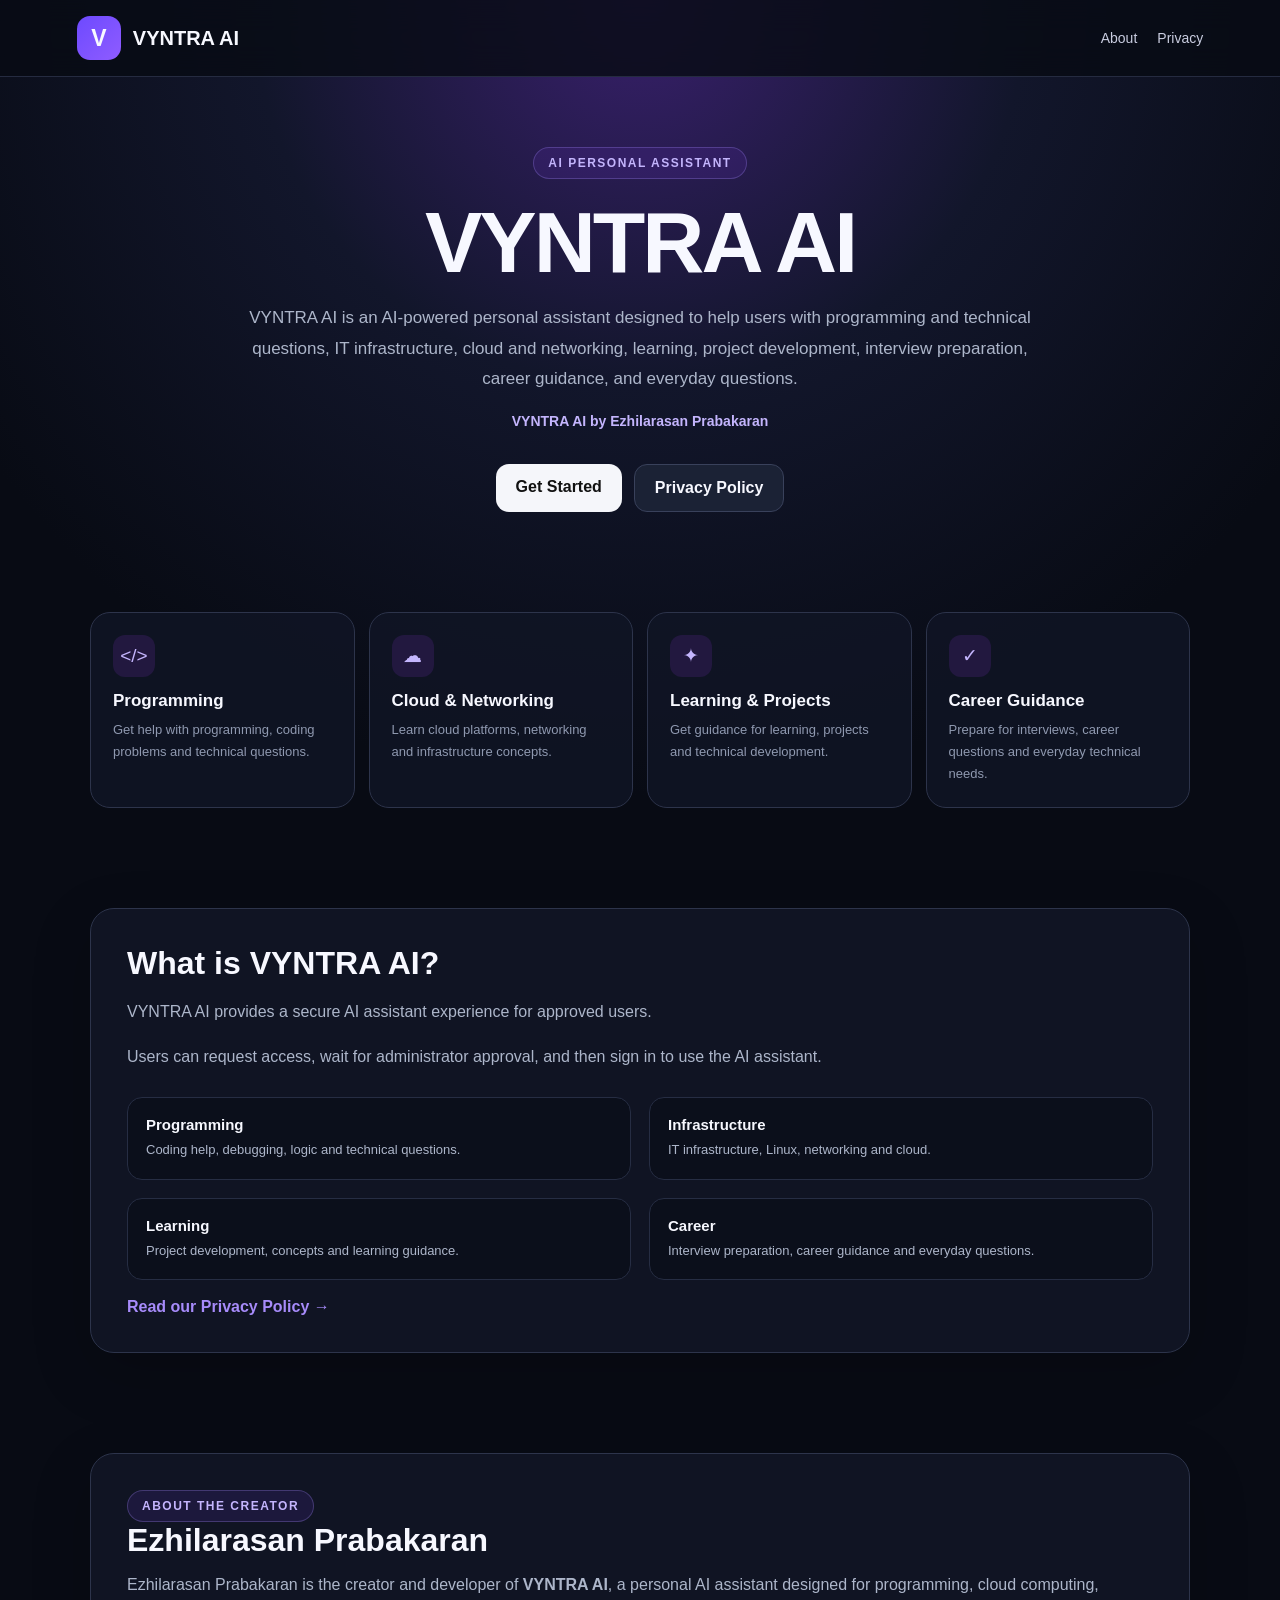
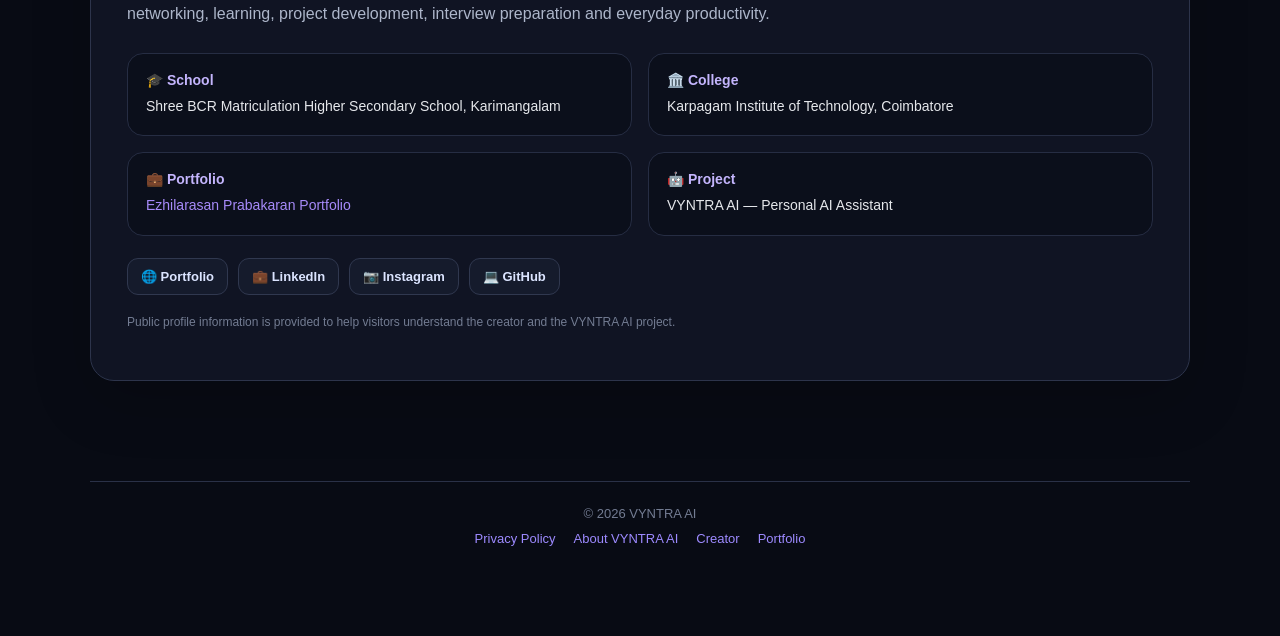
<file: index.html>
<!DOCTYPE html>
<html lang="en">
<head>
<meta charset="UTF-8">
<meta name="viewport" content="width=device-width, initial-scale=1.0">

<title>VYNTRA AI – Ezhilarasan Prabakaran | Personal AI Assistant</title>

<meta name="description"
content="VYNTRA AI by Ezhilarasan Prabakaran is a personal AI assistant for programming, cloud computing, networking, learning, projects, interview preparation and everyday productivity.">

<link rel="canonical" href="https://ezhilarasan0369.github.io/VYNTRA-AI/">
<meta name="author" content="Ezhilarasan Prabakaran">
<meta name="robots" content="index, follow">

<meta property="og:type" content="website">
<meta property="og:title" content="VYNTRA AI – Ezhilarasan Prabakaran | Personal AI Assistant">
<meta property="og:description" content="VYNTRA AI by Ezhilarasan Prabakaran is a personal AI assistant for programming, cloud computing, networking, learning, projects, interview preparation and everyday productivity.">
<meta property="og:url" content="https://ezhilarasan0369.github.io/VYNTRA-AI/">

<script type="application/ld+json">
{
  "@context": "https://schema.org",
  "@graph": [
    {
      "@type": "Person",
      "@id": "https://ezhilarasan0369.github.io/portfolio/#person",
      "name": "Ezhilarasan Prabakaran",
      "url": "https://ezhilarasan0369.github.io/portfolio/",
      "jobTitle": "Creator and Developer of VYNTRA AI",
      "description": "Ezhilarasan Prabakaran is the creator and developer of VYNTRA AI, a personal AI assistant for programming, cloud computing, networking, learning, projects, interview preparation and productivity.",
      "alumniOf": [
        {
          "@type": "EducationalOrganization",
          "name": "Shree BCR Matriculation Higher Secondary School, Karimangalam"
        },
        {
          "@type": "CollegeOrUniversity",
          "name": "Karpagam Institute of Technology, Coimbatore"
        }
      ],
      "sameAs": [
        "https://ezhilarasan0369.github.io/portfolio/",
        "https://www.linkedin.com/in/ezhilarasan-prabakaran-ezhil0369",
        "https://www.instagram.com/mr_criminal__rb/",
        "https://github.com/Ezhilarasan0369"
      ],
      "knowsAbout": [
        "Artificial Intelligence",
        "Programming",
        "Cloud Computing",
        "Networking",
        "IT Infrastructure",
        "Learning",
        "Project Development",
        "Interview Preparation"
      ]
    },
    {
      "@type": "SoftwareApplication",
      "@id": "https://ezhilarasan0369.github.io/VYNTRA-AI/#vyntra-ai",
      "name": "VYNTRA AI",
      "applicationCategory": "Artificial Intelligence",
      "operatingSystem": "Web",
      "url": "https://ezhilarasan0369.github.io/VYNTRA-AI/",
      "description": "VYNTRA AI is a personal AI assistant for programming, cloud computing, networking, learning, projects, interview preparation and everyday productivity.",
      "creator": {
        "@id": "https://ezhilarasan0369.github.io/portfolio/#person"
      }
    },
    {
      "@type": "WebSite",
      "@id": "https://ezhilarasan0369.github.io/VYNTRA-AI/#website",
      "name": "VYNTRA AI",
      "url": "https://ezhilarasan0369.github.io/VYNTRA-AI/",
      "description": "VYNTRA AI by Ezhilarasan Prabakaran — Personal AI Assistant."
    }
  ]
</script>


<script
  src="https://accounts.google.com/gsi/client"
  async
  defer
></script>

<style>

/* =========================================================
   RESET
========================================================= */

*{
  box-sizing:border-box;
}

html{
  scroll-behavior:smooth;
}

body{
  margin:0;
  font-family:Inter,Arial,sans-serif;
  background:#080b14;
  color:#f7f8ff;
  min-height:100vh;
  overflow-x:hidden;
}

.bg{
  position:fixed;
  inset:0;

  background:
    radial-gradient(
      circle at 50% 0%,
      #39206d 0,
      #12162b 35%,
      #080b14 72%
    );

  z-index:-1;
}


/* =========================================================
   SCROLL REVEAL
========================================================= */

.reveal{
  opacity:0;
  transform:translateY(55px);
  transition:
    opacity .8s ease,
    transform .8s ease;
}

.reveal.show{
  opacity:1;
  transform:translateY(0);
}


/* =========================================================
   HEADER
========================================================= */

.header{
  position:sticky;
  top:0;
  z-index:30;

  padding:16px 6%;

  border-bottom:1px solid #252b40;

  background:rgba(8,11,20,.82);

  backdrop-filter:blur(16px);

  display:flex;

  justify-content:space-between;
  align-items:center;
}

.brand{
  display:flex;
  align-items:center;
  gap:12px;
}

.logo{
  width:44px;
  height:44px;

  border-radius:13px;

  display:grid;
  place-items:center;

  background:
    linear-gradient(
      135deg,
      #6d4aff,
      #8f5cff
    );

  font-size:23px;
  font-weight:900;
}

.brand-name{
  font-size:20px;
  font-weight:800;
}

.header-links{
  display:flex;
  gap:20px;
}

.header-links a{
  color:#c9cde0;

  text-decoration:none;

  font-size:14px;

  transition:
    color .2s ease;
}

.header-links a:hover{
  color:#a78bfa;
}


/* =========================================================
   MAIN
========================================================= */

.page{
  width:min(1100px,92vw);

  margin:auto;

  padding:
    70px
    0
    90px;
}


/* =========================================================
   HERO
========================================================= */

.hero{
  text-align:center;

  max-width:900px;

  margin:
    0
    auto
    100px;
}

.badge{
  display:inline-block;

  padding:
    8px
    14px;

  border-radius:999px;

  background:
    rgba(124,58,237,.12);

  border:
    1px solid
    rgba(167,139,250,.28);

  color:#c4b5fd;

  font-size:12px;

  font-weight:800;

  letter-spacing:1.5px;

  text-transform:uppercase;
}

.hero h1{
  font-size:
    clamp(
      48px,
      8vw,
      86px
    );

  line-height:1;

  margin:
    20px
    0
    18px;

  letter-spacing:
    -3px;
}

.hero p{
  color:#adb6ca;

  font-size:17px;

  line-height:1.8;

  max-width:820px;

  margin:
    0
    auto;
}

.hero-actions{
  display:flex;

  justify-content:center;

  gap:12px;

  flex-wrap:wrap;

  margin-top:30px;
}

.hero-btn{
  border:0;

  border-radius:13px;

  padding:
    14px
    20px;

  font-weight:800;

  cursor:pointer;

  text-decoration:none;

  display:inline-block;

  transition:
    transform .2s ease,
    opacity .2s ease;
}

.hero-btn:hover{
  transform:translateY(-2px);
}

.hero-primary{
  background:#f5f6fa;
  color:#111;
}

.hero-secondary{
  background:#1b2235;
  color:#f7f8ff;

  border:
    1px solid
    #39415b;
}


/* =========================================================
   FEATURES
========================================================= */

.features{
  display:grid;

  grid-template-columns:
    repeat(4,1fr);

  gap:14px;

  margin-bottom:100px;
}

.feature{
  padding:22px;

  border-radius:20px;

  border:
    1px solid
    #2d344b;

  background:
    rgba(17,22,38,.8);

  transition:
    transform .25s ease,
    border-color .25s ease;
}

.feature:hover{
  transform:translateY(-6px);

  border-color:#6355b5;
}

.feature-icon{
  width:42px;
  height:42px;

  border-radius:12px;

  display:grid;

  place-items:center;

  background:#22183f;

  color:#c4b5fd;

  font-size:19px;

  margin-bottom:14px;
}

.feature h3{
  margin:
    0
    0
    8px;

  font-size:17px;
}

.feature p{
  color:#8f99b0;

  font-size:13px;

  line-height:1.7;

  margin:0;
}


/* =========================================================
   ABOUT / INFO
========================================================= */

.info-section{
  margin-bottom:100px;
}

.info-card{
  padding:36px;

  border:
    1px solid
    #2d344b;

  border-radius:24px;

  background:
    rgba(18,22,38,.88);

  box-shadow:
    0
    20px
    60px
    rgba(0,0,0,.18);
}

.info-card h2{
  font-size:32px;

  margin:
    0
    0
    16px;
}

.info-card p{
  color:#adb6ca;

  line-height:1.8;
}

.info-grid{
  display:grid;

  grid-template-columns:
    repeat(2,1fr);

  gap:18px;

  margin-top:25px;
}

.info-item{
  padding:18px;

  border-radius:15px;

  background:
    rgba(10,14,25,.7);

  border:
    1px solid
    #262d43;
}

.info-item h3{
  margin:
    0
    0
    7px;

  font-size:15px;
}

.info-item p{
  font-size:13px;

  margin:0;

  line-height:1.6;
}


/* =========================================================
   LOGIN SECTION
   HIDDEN INITIALLY
========================================================= */

.auth-section{
  display:none;

  margin-bottom:100px;
}

.auth-section.active{
  display:block;
}


/* =========================================================
   AUTH GRID
========================================================= */

.auth-wrap{
  display:grid;

  grid-template-columns:
    1fr
    460px;

  gap:28px;

  align-items:start;
}

.auth-info{
  padding:32px;

  border:
    1px solid
    #2d344b;

  border-radius:24px;

  background:
    rgba(18,22,38,.88);
}

.auth-info h2{
  margin:
    0
    0
    15px;

  font-size:30px;
}

.auth-info p{
  color:#adb6ca;

  line-height:1.8;
}

.auth-info ul{
  color:#adb6ca;

  line-height:1.8;

  padding-left:20px;
}

.auth-info li{
  margin-bottom:8px;
}

.auth-info a{
  color:#a78bfa;

  text-decoration:none;

  font-weight:700;
}


/* =========================================================
   LOGIN CARD
========================================================= */

.card{
  width:100%;

  padding:34px;

  border:
    1px solid
    #30364d;

  border-radius:28px;

  background:
    rgba(18,22,38,.96);

  box-shadow:
    0
    25px
    80px
    rgba(0,0,0,.38);
}

.auth-logo{
  width:68px;
  height:68px;

  border-radius:20px;

  display:grid;

  place-items:center;

  background:
    linear-gradient(
      135deg,
      #6d4aff,
      #8f5cff
    );

  font-size:34px;

  font-weight:800;

  margin:auto;
}

.auth-title{
  text-align:center;

  margin:
    16px
    0
    4px;

  font-size:30px;
}

.sub{
  text-align:center;

  color:#aeb6cc;

  margin-bottom:26px;
}


/* =========================================================
   INPUTS
========================================================= */

input{
  width:100%;

  padding:
    15px
    16px;

  margin:
    7px
    0;

  border:
    1px solid
    #353b53;

  border-radius:14px;

  background:#101423;

  color:#fff;

  font-size:15px;

  outline:none;
}

input:focus{
  border-color:#7657ff;
}


/* =========================================================
   BUTTON
========================================================= */

.btn{
  width:100%;

  border:0;

  border-radius:14px;

  padding:15px;

  margin-top:10px;

  font-weight:700;

  font-size:15px;

  cursor:pointer;
}

.btn:disabled{
  opacity:.6;

  cursor:not-allowed;
}

.primary{
  background:#f5f6fa;

  color:#111;
}


/* =========================================================
   LINKS
========================================================= */

.link{
  color:#9d8aff;

  cursor:pointer;

  text-align:center;

  margin-top:18px;
}

.divider{
  display:flex;

  align-items:center;

  gap:12px;

  color:#727b92;

  margin:
    20px
    0;
}

.divider:before,
.divider:after{
  content:"";

  height:1px;

  background:#30364a;

  flex:1;
}

#googleBtn{
  display:flex;

  justify-content:center;

  min-height:44px;
}


/* =========================================================
   MESSAGES
========================================================= */

.msg{
  min-height:22px;

  margin-top:14px;

  text-align:center;

  color:#ff9f9f;

  line-height:1.5;
}

.ok{
  color:#75e6a5;
}

.warn{
  color:#ffd166;
}

.small{
  text-align:center;

  color:#737c92;

  font-size:13px;

  margin-top:18px;
}

.hidden{
  display:none;
}


/* =========================================================
   STATUS
========================================================= */

.status-box{
  margin-top:14px;

  padding:
    12px
    14px;

  border-radius:12px;

  font-size:13px;

  line-height:1.5;

  display:none;
}

.status-success{
  display:block;

  color:#86efac;

  background:
    rgba(34,197,94,.08);

  border:
    1px solid
    rgba(34,197,94,.18);
}

.status-warning{
  display:block;

  color:#fbbf24;

  background:
    rgba(245,158,11,.08);

  border:
    1px solid
    rgba(245,158,11,.18);
}

.status-error{
  display:block;

  color:#fca5a5;

  background:
    rgba(239,68,68,.08);

  border:
    1px solid
    rgba(239,68,68,.18);
}


/* =========================================================
   FOOTER
========================================================= */

footer{
  margin-top:60px;

  padding-top:24px;

  border-top:
    1px solid
    #2a3147;

  text-align:center;

  color:#737c92;

  font-size:13px;
}

.footer-links{
  display:flex;

  justify-content:center;

  gap:18px;

  flex-wrap:wrap;

  margin-top:10px;
}

.footer-links a{
  color:#9d8aff;

  text-decoration:none;
}


/* =========================================================
   RESPONSIVE
========================================================= */

@media(max-width:900px){

  .features{
    grid-template-columns:
      repeat(2,1fr);
  }

  .auth-wrap{
    grid-template-columns:1fr;
  }

}

@media(max-width:600px){

  .header{
    padding:
      13px
      5%;
  }

  .header-links{
    gap:11px;
  }

  .header-links a{
    font-size:12px;
  }

  .page{
    padding-top:45px;
  }

  .hero{
    margin-bottom:75px;
  }

  .hero h1{
    font-size:44px;
  }

  .hero p{
    font-size:15px;
  }

  .features{
    grid-template-columns:1fr;
  }

  .info-grid{
    grid-template-columns:1fr;
  }

  .info-card,
  .auth-info,
  .card{
    padding:24px 20px;
  }

  .auth-title{
    font-size:27px;
  }

}


/* =========================================================
   CREATOR / EDUCATION / SOCIAL SEO SECTION
   ========================================================= */
.creator-section{
  margin-bottom:100px;
}

.creator-card{
  padding:36px;
  border:1px solid #2d344b;
  border-radius:24px;
  background:rgba(18,22,38,.88);
  box-shadow:0 20px 60px rgba(0,0,0,.18);
}

.creator-card h2{
  margin:0 0 12px;
  font-size:32px;
}

.creator-lead{
  color:#adb6ca;
  line-height:1.8;
  margin:0 0 24px;
}

.creator-grid{
  display:grid;
  grid-template-columns:repeat(2,1fr);
  gap:16px;
}

.creator-item{
  padding:18px;
  border-radius:16px;
  background:rgba(10,14,25,.7);
  border:1px solid #262d43;
}

.creator-item h3{
  margin:0 0 7px;
  font-size:14px;
  color:#c4b5fd;
}

.creator-item p{
  margin:0;
  color:#e5e7eb;
  font-size:14px;
  line-height:1.6;
}

.creator-item a{
  color:#a78bfa;
  text-decoration:none;
  word-break:break-word;
}

.creator-item a:hover{
  text-decoration:underline;
}

.creator-links{
  display:flex;
  gap:10px;
  flex-wrap:wrap;
  margin-top:22px;
}

.creator-link{
  display:inline-flex;
  align-items:center;
  gap:7px;
  padding:10px 13px;
  border-radius:11px;
  background:#151b2c;
  border:1px solid #30384f;
  color:#dbe4ff;
  text-decoration:none;
  font-size:13px;
  font-weight:700;
}

.creator-link:hover{
  border-color:#6d4aff;
  color:#fff;
}

.creator-note{
  margin-top:18px;
  color:#737c92;
  font-size:12px;
  line-height:1.6;
}

@media(max-width:600px){
  .creator-card{padding:24px 20px}
  .creator-card h2{font-size:27px}
  .creator-grid{grid-template-columns:1fr}
}
</style>

</head>

<body>

<div class="bg"></div>


<!-- =====================================================
     HEADER
===================================================== -->

<header class="header">

  <div class="brand">

    <div class="logo">
      V
    </div>

    <div class="brand-name">
      VYNTRA AI
    </div>

  </div>


  <nav class="header-links">

    <a href="#about">
      About
    </a>

    <a href="privacy.html">
      Privacy
    </a>

  </nav>

</header>


<main class="page">


<!-- =====================================================
     HERO
===================================================== -->

<section
  class="hero"
  id="about"
>

  <div class="badge">
    AI PERSONAL ASSISTANT
  </div>


  <h1>
    VYNTRA AI
  </h1>


  <p>
    VYNTRA AI is an AI-powered personal assistant
    designed to help users with programming and
    technical questions, IT infrastructure, cloud
    and networking, learning, project development,
    interview preparation, career guidance, and
    everyday questions.
  </p>
  <p style="margin-top:14px;font-size:14px;color:#c4b5fd;font-weight:700;">
    VYNTRA AI by Ezhilarasan Prabakaran
  </p>


  <div class="hero-actions">

    <a
      href="#login"
      class="hero-btn hero-primary"
      onclick="openLogin(event)"
    >
      Get Started
    </a>


    <a
      href="privacy.html"
      class="hero-btn hero-secondary"
    >
      Privacy Policy
    </a>

  </div>

</section>


<!-- =====================================================
     FEATURES
===================================================== -->

<section
  class="features reveal"
>

  <div class="feature">

    <div class="feature-icon">
      &lt;/&gt;
    </div>

    <h3>
      Programming
    </h3>

    <p>
      Get help with programming,
      coding problems and technical
      questions.
    </p>

  </div>


  <div class="feature">

    <div class="feature-icon">
      ☁
    </div>

    <h3>
      Cloud & Networking
    </h3>

    <p>
      Learn cloud platforms,
      networking and infrastructure
      concepts.
    </p>

  </div>


  <div class="feature">

    <div class="feature-icon">
      ✦
    </div>

    <h3>
      Learning & Projects
    </h3>

    <p>
      Get guidance for learning,
      projects and technical
      development.
    </p>

  </div>


  <div class="feature">

    <div class="feature-icon">
      ✓
    </div>

    <h3>
      Career Guidance
    </h3>

    <p>
      Prepare for interviews,
      career questions and
      everyday technical needs.
    </p>

  </div>

</section>


<!-- =====================================================
     ABOUT SECTION
===================================================== -->

<section
  class="info-section reveal"
>

  <div class="info-card">

    <h2>
      What is VYNTRA AI?
    </h2>


    <p>
      VYNTRA AI provides a secure AI assistant
      experience for approved users.
    </p>


    <p>
      Users can request access, wait for administrator
      approval, and then sign in to use the AI assistant.
    </p>


    <div class="info-grid">

      <div class="info-item">

        <h3>
          Programming
        </h3>

        <p>
          Coding help, debugging,
          logic and technical questions.
        </p>

      </div>


      <div class="info-item">

        <h3>
          Infrastructure
        </h3>

        <p>
          IT infrastructure,
          Linux, networking and cloud.
        </p>

      </div>


      <div class="info-item">

        <h3>
          Learning
        </h3>

        <p>
          Project development,
          concepts and learning guidance.
        </p>

      </div>


      <div class="info-item">

        <h3>
          Career
        </h3>

        <p>
          Interview preparation,
          career guidance and everyday questions.
        </p>

      </div>

    </div>


    <br>


    <a
      href="privacy.html"
      style="
        color:#a78bfa;
        text-decoration:none;
        font-weight:700;
      "
    >
      Read our Privacy Policy →
    </a>

  </div>

</section>



<!-- =====================================================
     CREATOR / EDUCATION / SOCIAL PROFILE
===================================================== -->

<section
  class="creator-section reveal"
  id="creator"
>

  <div class="creator-card">

    <div class="badge">
      ABOUT THE CREATOR
    </div>

    <h2>
      Ezhilarasan Prabakaran
    </h2>

    <p class="creator-lead">
      Ezhilarasan Prabakaran is the creator and developer of
      <strong>VYNTRA AI</strong>, a personal AI assistant designed
      for programming, cloud computing, networking, learning,
      project development, interview preparation and everyday productivity.
    </p>

    <div class="creator-grid">

      <div class="creator-item">
        <h3>🎓 School</h3>
        <p>Shree BCR Matriculation Higher Secondary School, Karimangalam</p>
      </div>

      <div class="creator-item">
        <h3>🏛️ College</h3>
        <p>Karpagam Institute of Technology, Coimbatore</p>
      </div>

      <div class="creator-item">
        <h3>💼 Portfolio</h3>
        <p>
          <a href="https://ezhilarasan0369.github.io/portfolio/"
             target="_blank" rel="noopener noreferrer">
            Ezhilarasan Prabakaran Portfolio
          </a>
        </p>
      </div>

      <div class="creator-item">
        <h3>🤖 Project</h3>
        <p>VYNTRA AI — Personal AI Assistant</p>
      </div>

    </div>

    <div class="creator-links">

      <a class="creator-link"
         href="https://ezhilarasan0369.github.io/portfolio/"
         target="_blank" rel="noopener noreferrer">
        🌐 Portfolio
      </a>

      <a class="creator-link"
         href="https://www.linkedin.com/in/ezhilarasan-prabakaran-ezhil0369"
         target="_blank" rel="noopener noreferrer">
        💼 LinkedIn
      </a>

      <a class="creator-link"
         href="https://www.instagram.com/mr_criminal__rb/"
         target="_blank" rel="noopener noreferrer">
        📷 Instagram
      </a>

      <a class="creator-link"
         href="https://github.com/Ezhilarasan0369"
         target="_blank" rel="noopener noreferrer">
        💻 GitHub
      </a>

    </div>

    <p class="creator-note">
      Public profile information is provided to help visitors
      understand the creator and the VYNTRA AI project.
    </p>

  </div>

</section>


<!-- =====================================================
     AUTH SECTION
     COMPLETELY HIDDEN INITIALLY
===================================================== -->

<section
  id="login"
  class="auth-section"
>

  <div class="auth-wrap">


    <!-- INFO -->

    <div
      class="auth-info reveal"
    >

      <h2>
        Welcome to VYNTRA AI
      </h2>


      <p>
        Sign in to access your approved VYNTRA AI
        assistant account.
      </p>


      <ul>

        <li>
          Programming and technical assistance
        </li>

        <li>
          IT infrastructure and networking
        </li>

        <li>
          Cloud learning and project development
        </li>

        <li>
          Technical interview preparation
        </li>

        <li>
          Career guidance and everyday questions
        </li>

      </ul>


      <p>
        New user? Request access and wait for
        administrator approval.
      </p>


      <a href="privacy.html">
        Privacy Policy →
      </a>

    </div>


    <!-- AUTH CARD -->

    <div
      class="card reveal"
    >

      <div class="auth-logo">
        V
      </div>


      <h2 class="auth-title">
        VYNTRA AI
      </h2>


      <div class="sub">
        Secure access to your AI assistant
      </div>


      <!-- LOGIN VIEW -->

      <section id="loginView">

        <div id="googleBtn"></div>


        <div class="divider">
          OR
        </div>


        <input
          id="identifier"
          placeholder="Email or Mobile Number"
          autocomplete="username"
        >


        <input
          id="password"
          type="password"
          placeholder="Password"
          autocomplete="current-password"
        >


        <button
          id="loginButton"
          class="btn primary"
          onclick="login()"
        >
          Sign In
        </button>


        <div
          class="link"
          onclick="showSignup()"
        >
          Don't have an account? Create Account
        </div>

      </section>


      <!-- SIGNUP VIEW -->

      <section
        id="signupView"
        class="hidden"
      >

        <input
          id="name"
          placeholder="Full Name"
          autocomplete="name"
        >


        <input
          id="email"
          type="email"
          placeholder="Email Address"
          autocomplete="email"
        >


        <input
          id="mobile"
          inputmode="numeric"
          maxlength="10"
          placeholder="10-digit Mobile Number"
          autocomplete="tel"
        >


        <input
          id="signupPassword"
          type="password"
          placeholder="Create Password (8+ characters)"
          autocomplete="new-password"
        >


        <button
          id="signupButton"
          class="btn primary"
          onclick="signup()"
        >
          Request Access
        </button>


        <div
          class="link"
          onclick="showLogin()"
        >
          Already have an account? Sign In
        </div>

      </section>


      <!-- MESSAGE -->

      <div
        id="msg"
        class="msg"
      ></div>


      <!-- EMAIL STATUS -->

      <div
        id="emailStatus"
        class="status-box"
      ></div>


      <div class="small">
        Only approved users can access VYNTRA AI.
      </div>


      <div class="small">

        Admin?

        <a
          href="admin.html"
          style="color:#9d8aff"
        >
          Admin Login
        </a>

      </div>

    </div>

  </div>

</section>


<!-- =====================================================
     FOOTER
===================================================== -->

<footer class="reveal">

  © 2026 VYNTRA AI

  <div class="footer-links">

    <a href="privacy.html">
      Privacy Policy
    </a>

    <a href="#about">
      About VYNTRA AI
    </a>
    <a href="#creator">Creator</a>
    <a href="https://ezhilarasan0369.github.io/portfolio/"
       target="_blank" rel="noopener noreferrer">
      Portfolio
    </a>

  </div>

</footer>

</main>


<script>

/* =========================================================
   CONFIG
========================================================= */

const API_URL =
  "https://vyntra-ai-api.ezhilarasanpofficial.workers.dev";


const GOOGLE_CLIENT_ID =
  "987653531209-fo7pihl6082a6ibts8utnf2fdkqnqc4a.apps.googleusercontent.com";


const $ =
  id =>
    document.getElementById(id);


/* =========================================================
   SCROLL REVEAL
========================================================= */

const observer =
  new IntersectionObserver(
    entries => {

      entries.forEach(
        entry => {

          if(
            entry.isIntersecting
          ){

            entry.target
              .classList
              .add("show");

          }

        }
      );

    },
    {
      threshold:0.12
    }
  );


function initScrollReveal(){

  document
    .querySelectorAll(".reveal")
    .forEach(
      element =>
        observer.observe(
          element
        )
    );
}


/* =========================================================
   OPEN LOGIN
========================================================= */

function openLogin(event){

  if(event){
    event.preventDefault();
  }


  const authSection =
    $("login");


  /*
    Show auth section only now.
  */

  authSection.classList.add(
    "active"
  );


  /*
    Give browser a tiny moment
    before scrolling.
  */

  requestAnimationFrame(
    () => {

      authSection.scrollIntoView({
        behavior:"smooth",
        block:"start"
      });

    }
  );


  /*
    Start reveal observer
    for login components.
  */

  initScrollReveal();

}


/* =========================================================
   MESSAGE
========================================================= */

function message(
  text,
  ok = false,
  warning = false
){

  $("msg").textContent =
    text;

  $("msg").className =
    "msg" +
    (
      ok
        ? " ok"
        : warning
          ? " warn"
          : ""
    );
}


/* =========================================================
   EMAIL STATUS
========================================================= */

function clearEmailStatus(){

  $("emailStatus").textContent =
    "";

  $("emailStatus").className =
    "status-box";
}


function showEmailStatus(
  text,
  type = "success"
){

  $("emailStatus").textContent =
    text;

  $("emailStatus").className =
    "status-box " +
    (
      type === "success"
        ? "status-success"
        : type === "warning"
          ? "status-warning"
          : "status-error"
    );
}


/* =========================================================
   CLEAR OLD STATE
========================================================= */

function clearOldState(){

  message("");

  clearEmailStatus();


  $("identifier").value =
    "";

  $("password").value =
    "";


  $("name").value =
    "";

  $("email").value =
    "";

  $("mobile").value =
    "";

  $("signupPassword").value =
    "";


  $("loginButton").disabled =
    false;

  $("loginButton").textContent =
    "Sign In";


  $("signupButton").disabled =
    false;

  $("signupButton").textContent =
    "Request Access";
}


/* =========================================================
   SHOW SIGNUP
========================================================= */

function showSignup(){

  $("loginView")
    .classList
    .add("hidden");


  $("signupView")
    .classList
    .remove("hidden");


  message("");

  clearEmailStatus();

}


/* =========================================================
   SHOW LOGIN
========================================================= */

function showLogin(){

  $("signupView")
    .classList
    .add("hidden");


  $("loginView")
    .classList
    .remove("hidden");


  message("");

  clearEmailStatus();

}


/* =========================================================
   API POST
========================================================= */

async function post(
  path,
  body
){

  const response =
    await fetch(
      API_URL +
      path,
      {
        method:"POST",

        headers:{
          "Content-Type":
            "application/json"
        },

        body:
          JSON.stringify(body)
      }
    );


  const data =
    await response
      .json()
      .catch(
        () => ({})
      );


  return {
    response,
    data
  };
}


/* =========================================================
   SIGNUP
========================================================= */

async function signup(){

  const name =
    $("name")
      .value
      .trim();


  const email =
    $("email")
      .value
      .trim();


  const mobile =
    $("mobile")
      .value
      .trim();


  const password =
    $("signupPassword")
      .value;


  clearEmailStatus();


  if(
    !name ||
    !email ||
    !mobile ||
    !password
  ){

    message(
      "Please fill all fields."
    );

    return;
  }


  if(
    !/^[^\s@]+@[^\s@]+\.[^\s@]+$/
      .test(email)
  ){

    message(
      "Enter a valid email address."
    );

    return;
  }


  if(
    !/^\d{10}$/.test(
      mobile
    )
  ){

    message(
      "Enter a valid 10-digit mobile number."
    );

    return;
  }


  if(
    password.length < 8
  ){

    message(
      "Password must be at least 8 characters."
    );

    return;
  }


  const button =
    $("signupButton");


  button.disabled =
    true;

  button.textContent =
    "Submitting...";


  message(
    "Submitting access request..."
  );


  try{

    const {
      response,
      data
    } =
      await post(
        "/signup",
        {
          name,
          email,
          mobile,
          password
        }
      );


    console.log(
      "SIGNUP STATUS:",
      response.status
    );


    console.log(
      "SIGNUP RESPONSE:",
      data
    );


    if(data.success){

      /*
        IMPORTANT:
        Show only one state/message for each signup result.
        Older UI could show "already approved" together with
        "request submitted" because status was not handled.
      */

      const status =
        String(data.status || "").toLowerCase();

      // --------------------------------------------------------
      // ALREADY APPROVED
      // --------------------------------------------------------
      if(status === "approved"){

        message(
          data.message ||
          "This account is already approved. You can sign in.",
          true
        );

        clearEmailStatus();

        return;
      }

      // --------------------------------------------------------
      // PENDING
      // --------------------------------------------------------
      if(status === "pending"){

        message(
          data.message ||
          "Access request submitted. Please wait for administrator approval.",
          true
        );

        if(data.emailSent === true){

          showEmailStatus(
            "✓ Access request submitted successfully. Admin notification email sent.",
            "success"
          );

        }
        else if(data.emailSent === false){

          showEmailStatus(
            "⚠ Access request was saved, but the admin notification email could not be sent.",
            "warning"
          );

          console.error(
            "ADMIN EMAIL ERROR:",
            data.emailError
          );

        }
        else{

          clearEmailStatus();

        }

        return;
      }

      // --------------------------------------------------------
      // FALLBACK SUCCESS
      // --------------------------------------------------------
      message(
        data.message ||
        "Access request submitted.",
        true
      );

      if(data.emailSent === true){

        showEmailStatus(
          "✓ Access request submitted successfully. Admin notification email sent.",
          "success"
        );

      }
      else if(data.emailSent === false){

        showEmailStatus(
          "⚠ Access request was saved, but the admin notification email could not be sent.",
          "warning"
        );

        console.error(
          "ADMIN EMAIL ERROR:",
          data.emailError
        );

      }
      else{

        clearEmailStatus();

      }

      return;
    }


    message(
      data.error ||
      "Signup failed."
    );


    if(
      data.emailError
    ){

      showEmailStatus(
        data.emailError,
        "error"
      );
    }


  }catch(error){

    console.error(
      "SIGNUP ERROR:",
      error
    );


    message(
      "Cannot connect to VYNTRA AI API."
    );


    showEmailStatus(
      error?.message ||
      "Unable to contact server.",
      "error"
    );


  }finally{

    button.disabled =
      false;

    button.textContent =
      "Request Access";
  }
}


/* =========================================================
   LOGIN
========================================================= */

async function login(){

  const identifier =
    $("identifier")
      .value
      .trim();


  const password =
    $("password")
      .value;


  clearEmailStatus();


  if(
    !identifier ||
    !password
  ){

    message(
      "Enter email/mobile and password."
    );

    return;
  }


  const button =
    $("loginButton");


  button.disabled =
    true;

  button.textContent =
    "Signing In...";


  message(
    "Signing in..."
  );


  try{

    const {
      data
    } =
      await post(
        "/login",
        {
          identifier,
          password
        }
      );


    console.log(
      "LOGIN RESPONSE:",
      data
    );


    if(data.success){

      localStorage.setItem(
        "vyntraUser",
        JSON.stringify(data)
      );


      localStorage.removeItem(
        "vyntra_user"
      );


      message(
        "Login successful. Opening VYNTRA AI...",
        true
      );


      setTimeout(
        () => {

          location.href =
            "chat.html";

        },
        500
      );


      return;
    }


    if(
      data.status ===
      "pending"
    ){

      message(
        data.error ||
        "Your access request is waiting for administrator approval.",
        false,
        true
      );

      return;
    }


    if(
      data.status ===
      "denied"
    ){

      message(
        data.error ||
        "Your access request was denied."
      );

      return;
    }


    message(
      data.error ||
      "Login failed."
    );


  }catch(error){

    console.error(
      "LOGIN ERROR:",
      error
    );


    message(
      "Cannot connect to VYNTRA AI API."
    );


  }finally{

    button.disabled =
      false;

    button.textContent =
      "Sign In";
  }
}


/* =========================================================
   GOOGLE INITIALIZE
========================================================= */

function initGoogle(){

  if(
    !window.google ||
    !window.google.accounts ||
    !window.google.accounts.id
  ){

    setTimeout(
      initGoogle,
      500
    );

    return;
  }


  google.accounts.id.initialize({

    client_id:
      GOOGLE_CLIENT_ID,

    callback:
      handleGoogle,

    auto_select:
      false,

    cancel_on_tap_outside:
      true

  });


  google.accounts.id.renderButton(

    $("googleBtn"),

    {
      theme:"outline",
      size:"large",
      width:360,
      text:"continue_with",
      shape:"pill"
    }

  );
}


/* =========================================================
   GOOGLE AUTH
========================================================= */

async function handleGoogle(
  response
){

  clearEmailStatus();


  message(
    "Checking Google account..."
  );


  try{

    if(
      !response ||
      !response.credential
    ){

      message(
        "Google sign-in did not return a credential."
      );

      return;
    }


    const {
      data
    } =
      await post(
        "/google-auth",
        {
          credential:
            response.credential
        }
      );


    console.log(
      "GOOGLE AUTH RESPONSE:",
      data
    );


    if(data.success){

      localStorage.setItem(
        "vyntraUser",
        JSON.stringify(data)
      );


      localStorage.removeItem(
        "vyntra_user"
      );


      message(
        "Google login successful. Opening VYNTRA AI...",
        true
      );


      setTimeout(
        () => {

          location.href =
            "chat.html";

        },
        500
      );


      return;
    }


    if(
      data.status ===
      "pending"
    ){

      message(
        data.error ||
        "Access request submitted. Please wait for administrator approval.",
        false,
        true
      );


      showEmailStatus(
        data.emailSent === true
          ? "✓ Your access request was sent to the administrator."
          : "Your access request is pending administrator approval.",
        data.emailSent === true
          ? "success"
          : "warning"
      );


      return;
    }


    if(
      data.status ===
      "denied"
    ){

      message(
        data.error ||
        "Your access request was denied."
      );


      showEmailStatus(
        "Your access request was not approved.",
        "error"
      );


      return;
    }


    message(
      data.error ||
      "Google login failed."
    );


  }catch(error){

    console.error(
      "GOOGLE LOGIN ERROR:",
      error
    );


    message(
      "Cannot connect to VYNTRA AI API."
    );

  }
}


/* =========================================================
   PAGE RESET
========================================================= */

function resetPage(){

  clearOldState();

  /*
    Login section must start hidden.
  */

  $("login")
    .classList
    .remove("active");
}


/* =========================================================
   PAGE LOAD
========================================================= */

window.addEventListener(
  "load",
  () => {

    resetPage();

    initScrollReveal();

    initGoogle();

  }
);


/* =========================================================
   BACK / FORWARD
========================================================= */

window.addEventListener(
  "pageshow",
  () => {

    resetPage();

  }
);

</script>

</body>
</html>
</file>
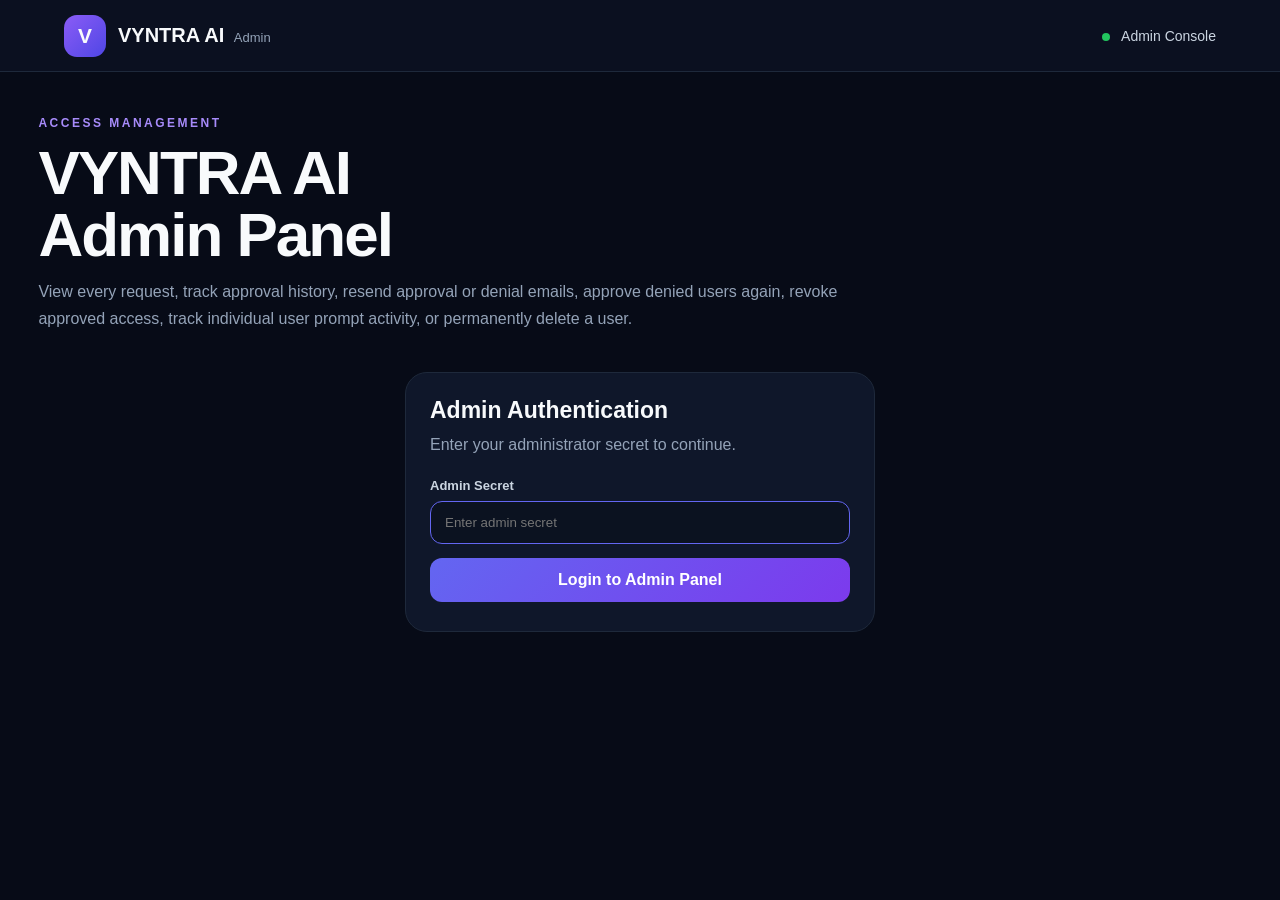
<file: admin.html>
<!DOCTYPE html>
<html lang="en">
<head>
<meta charset="UTF-8">
<meta name="viewport" content="width=device-width, initial-scale=1.0">
<title>VYNTRA AI | Admin Console</title>

<style>
*{
  box-sizing:border-box;
  margin:0;
  padding:0;
}

body{
  font-family:Inter,"Segoe UI",Arial,sans-serif;
  color:#f8fafc;
  background:#070b17;
  min-height:100vh;
}

.header{
  height:72px;
  padding:0 5%;
  display:flex;
  justify-content:space-between;
  align-items:center;
  background:#0b1020;
  border-bottom:1px solid #1e293b;
  position:sticky;
  top:0;
  z-index:10;
}

.brand{
  display:flex;
  gap:12px;
  align-items:center;
}

.logo{
  width:42px;
  height:42px;
  border-radius:13px;
  display:grid;
  place-items:center;
  font-weight:900;
  font-size:21px;
  background:linear-gradient(135deg,#8b5cf6,#4f46e5);
}

.brand b{
  font-size:20px;
}

.brand span{
  color:#94a3b8;
  font-size:13px;
  margin-left:5px;
}

.online{
  color:#cbd5e1;
  font-size:14px;
}

.online i{
  display:inline-block;
  width:8px;
  height:8px;
  border-radius:50%;
  background:#22c55e;
  margin-right:8px;
}

.container{
  width:min(1240px,94%);
  margin:auto;
  padding:44px 0 70px;
}

.eyebrow{
  color:#a78bfa;
  font-size:12px;
  font-weight:800;
  letter-spacing:2.5px;
}

.hero h1{
  font-size:clamp(38px,5vw,62px);
  line-height:1;
  letter-spacing:-2px;
  margin:12px 0;
}

.hero p{
  color:#94a3b8;
  max-width:820px;
  line-height:1.7;
}

.login{
  width:min(470px,100%);
  margin:40px auto;
}

.panel{
  background:#0f172a;
  border:1px solid #1e293b;
  border-radius:22px;
  padding:24px;
}

.title{
  font-size:23px;
  font-weight:800;
  margin-bottom:8px;
}

.sub{
  color:#94a3b8;
  line-height:1.6;
  margin-bottom:20px;
}

label{
  display:block;
  font-size:13px;
  font-weight:700;
  color:#cbd5e1;
  margin-bottom:8px;
}

input{
  width:100%;
  padding:13px 14px;
  background:#0b1220;
  border:1px solid #334155;
  border-radius:12px;
  color:white;
  outline:none;
  margin-bottom:14px;
}

input:focus{
  border-color:#6366f1;
}

button{
  font:inherit;
  cursor:pointer;
}

button:disabled{
  opacity:.55;
  cursor:not-allowed;
}

.primary{
  width:100%;
  padding:13px;
  border:0;
  border-radius:12px;
  color:white;
  font-weight:800;
  background:linear-gradient(135deg,#6366f1,#7c3aed);
}

.dashboard{
  display:none;
}

.top{
  display:flex;
  justify-content:space-between;
  align-items:end;
  gap:18px;
  margin:34px 0 18px;
}

.top h2{
  font-size:28px;
}

.muted{
  color:#94a3b8;
  font-size:14px;
  margin-top:5px;
}

.actions{
  display:flex;
  gap:9px;
}

.btn,
.tab,
.action{
  border-radius:10px;
  border:1px solid #334155;
  background:#111827;
  color:#cbd5e1;
  padding:9px 13px;
  font-weight:800;
}

.refresh{
  background:linear-gradient(135deg,#6366f1,#7c3aed);
  color:#fff;
  border-color:transparent;
}

.logout:hover{
  color:#fca5a5;
}

.alert{
  display:none;
  padding:12px 14px;
  border-radius:12px;
  margin-bottom:14px;
  font-size:13px;
}

.success{
  background:#052e1a;
  color:#86efac;
  border:1px solid #14532d;
}

.error{
  background:#3f0d0d;
  color:#fca5a5;
  border:1px solid #7f1d1d;
}

.stats{
  display:grid;
  grid-template-columns:repeat(4,1fr);
  gap:12px;
  margin-bottom:15px;
}

.stat{
  padding:16px;
  border-radius:16px;
  background:#0f172a;
  border:1px solid #1e293b;
}

.stat small{
  color:#94a3b8;
  text-transform:uppercase;
  letter-spacing:1px;
}

.stat strong{
  display:block;
  font-size:28px;
  margin-top:6px;
}

.controls{
  display:grid;
  grid-template-columns:1fr auto;
  gap:12px;
  margin-bottom:15px;
}

.search{
  margin:0;
}

.tabs{
  display:flex;
  gap:7px;
  flex-wrap:wrap;
}

.tab.active{
  background:linear-gradient(135deg,#6366f1,#7c3aed);
  color:#fff;
  border-color:transparent;
}

.table-panel{
  padding:0;
  overflow:hidden;
}

.table-head{
  padding:20px;
  border-bottom:1px solid #1e293b;
}

.table-head h3{
  font-size:20px;
}

.table-head p{
  color:#94a3b8;
  font-size:13px;
  margin-top:4px;
}

.wrap{
  overflow-x:auto;
}

table{
  width:100%;
  min-width:1100px;
  border-collapse:collapse;
}

th{
  padding:14px 18px;
  text-align:left;
  color:#64748b;
  font-size:11px;
  text-transform:uppercase;
  letter-spacing:1px;
  background:#0c1424;
}

td{
  padding:15px 18px;
  border-top:1px solid #172033;
  color:#cbd5e1;
  font-size:13px;
  vertical-align:middle;
}

.user{
  display:flex;
  gap:10px;
  align-items:center;
}

.av{
  width:40px;
  height:40px;
  border-radius:50%;
  display:grid;
  place-items:center;
  background:linear-gradient(135deg,#6366f1,#7c3aed);
  font-weight:800;
}

.name{
  font-weight:800;
  color:#f8fafc;
}

.email{
  font-size:11px;
  color:#64748b;
  margin-top:2px;
}

.status{
  display:inline-flex;
  padding:6px 9px;
  border-radius:999px;
  font-size:10px;
  font-weight:800;
  text-transform:uppercase;
}

.pending{
  color:#fbbf24;
  background:#3a2803;
}

.approved{
  color:#4ade80;
  background:#062b18;
}

.denied{
  color:#f87171;
  background:#3a1010;
}

.date{
  white-space:nowrap;
  color:#94a3b8;
  font-size:12px;
}

.row-actions{
  display:flex;
  gap:7px;
  flex-wrap:wrap;
}

.action{
  padding:8px 10px;
  font-size:11px;
}

.approve{
  color:#4ade80;
  background:#062b18;
}

.deny,
.revoke,
.delete{
  color:#fca5a5;
  background:#3a1010;
}

.resend{
  color:#7dd3fc;
  background:#06283a;
}

.activity{
  color:#c084fc;
  background:#2e1065;
}

.action:hover{
  filter:brightness(1.18);
}

/* Modern activity modal */
.modal-overlay{
  position:fixed;inset:0;background:rgba(2,6,23,.78);backdrop-filter:blur(10px);
  display:none;place-items:center;z-index:100;padding:20px;
}
.modal{
  width:min(920px,96vw);max-height:min(88vh,820px);background:#0b1220;
  border:1px solid #2a3954;border-radius:24px;display:flex;flex-direction:column;
  overflow:hidden;box-shadow:0 30px 90px rgba(0,0,0,.55)
}
.modal-header{padding:20px 24px 16px;border-bottom:1px solid #1e293b;display:flex;justify-content:space-between;align-items:center;gap:16px}
.modal-header h3{font-size:20px;line-height:1.3;overflow-wrap:anywhere}
.modal-header .muted-inline{display:block;color:#64748b;font-size:12px;font-weight:600;margin-top:4px}
.close-btn{width:38px;height:38px;border-radius:12px;background:#111827;border:1px solid #334155;color:#94a3b8;font-size:22px;display:grid;place-items:center;flex:0 0 auto}
.close-btn:hover{color:#fff;background:#182235}
.modal-body{padding:20px 24px 24px;overflow-y:auto;min-height:240px}
.activity-summary{display:grid;grid-template-columns:repeat(5,minmax(0,1fr));gap:10px;margin-bottom:18px}
.activity-stat{padding:14px;border:1px solid #24324a;background:#0f172a;border-radius:15px}
.activity-stat span{display:block;color:#71809a;font-size:11px;text-transform:uppercase;letter-spacing:.7px}
.activity-stat strong{display:block;font-size:22px;margin-top:6px;color:#f8fafc}
.activity-list{display:flex;flex-direction:column;gap:12px}
.act-item{background:#0f172a;border:1px solid #1f2b40;border-left:4px solid #6366f1;padding:14px 16px;border-radius:15px}
.act-item:hover{border-color:#334765;background:#111b2d}
.act-item{cursor:pointer;transition:background .18s ease,border-color .18s ease,transform .18s ease}
.act-item:active{transform:scale(.998)}
.act-details{display:none}
.act-item.open .act-details{display:block}
.act-chevron{font-size:13px;color:#71809a;transition:transform .18s ease}
.act-item.open .act-chevron{transform:rotate(180deg)}
.act-preview{margin-top:7px;color:#cbd5e1;font-size:12px;line-height:1.45;white-space:nowrap;overflow:hidden;text-overflow:ellipsis}
.act-item.open .act-preview{display:none}

.act-top{display:flex;justify-content:space-between;align-items:flex-start;gap:12px}
.act-title{font-size:14px;font-weight:800;color:#f8fafc;display:flex;align-items:center;gap:8px;text-transform:capitalize}
.act-badge{font-size:10px;font-weight:800;text-transform:uppercase;padding:5px 8px;border-radius:999px;background:#12243a;color:#7dd3fc;border:1px solid #1e3a5f;white-space:nowrap}
.act-prompt{margin-top:9px;color:#dbe4f0;font-size:13px;line-height:1.55;white-space:pre-wrap;overflow-wrap:anywhere}
.act-meta{font-size:11px;color:#71809a;display:flex;gap:10px;flex-wrap:wrap;margin-top:10px}
.act-meta span{padding:4px 7px;border-radius:8px;background:#0a1020}
.activity-empty{text-align:center;padding:44px 20px;color:#94a3b8}
.activity-empty .emoji{font-size:34px;margin-bottom:10px}
@media(max-width:760px){
  .modal-overlay{padding:10px;align-items:end}
  .modal{width:100%;max-height:92vh;border-radius:22px 22px 16px 16px}
  .modal-header{padding:17px 16px 14px}.modal-body{padding:16px}
  .activity-summary{grid-template-columns:repeat(2,minmax(0,1fr))}
  .activity-stat:last-child{grid-column:1/-1}
  .act-top{flex-direction:column}
  .act-badge{align-self:flex-start}
}
</style>
</head>

<body>

<header class="header">

  <div class="brand">
    <div class="logo">V</div>

    <div>
      <b>VYNTRA AI</b>
      <span>Admin</span>
    </div>
  </div>

  <div class="online">
    <i></i>
    Admin Console
  </div>

</header>


<div class="container">

<section class="hero">

  <div class="eyebrow">
    ACCESS MANAGEMENT
  </div>

  <h1>
    VYNTRA AI<br>
    Admin Panel
  </h1>

  <p>
    View every request, track approval history,
    resend approval or denial emails, approve
    denied users again, revoke approved access,
    track individual user prompt activity, or permanently delete a user.
  </p>

</section>


<section
  id="loginSection"
  class="login"
>

  <div class="panel">

    <div class="title">
      Admin Authentication
    </div>

    <div class="sub">
      Enter your administrator secret to continue.
    </div>

    <label for="adminSecret">
      Admin Secret
    </label>

    <input
      id="adminSecret"
      type="password"
      placeholder="Enter admin secret"
      autocomplete="current-password"
    >

    <button
      id="loginBtn"
      class="primary"
    >
      Login to Admin Panel
    </button>

    <div
      id="loginMessage"
      class="muted"
    ></div>

  </div>

</section>


<section
  id="dashboard"
  class="dashboard"
>

  <div class="top">

    <div>

      <h2>
        Access Management
      </h2>

      <div class="muted">
        Complete user status, activity logs, and email management.
      </div>

    </div>


    <div class="actions">

      <button
        id="refreshBtn"
        class="btn refresh"
      >
        ↻ Refresh
      </button>

      <button
        id="logoutBtn"
        class="btn logout"
      >
        Logout
      </button>

    </div>

  </div>


  <div
    id="ok"
    class="alert success"
  ></div>

  <div
    id="bad"
    class="alert error"
  ></div>


  <div class="stats">

    <div class="stat">
      <small>Total Users</small>
      <strong id="allCount">0</strong>
    </div>

    <div class="stat">
      <small>Pending</small>
      <strong id="pendingCount">0</strong>
    </div>

    <div class="stat">
      <small>Approved</small>
      <strong id="approvedCount">0</strong>
    </div>

    <div class="stat">
      <small>Denied</small>
      <strong id="deniedCount">0</strong>
    </div>

  </div>


  <div class="controls">

    <input
      id="search"
      class="search"
      placeholder="Search name, email or mobile..."
    >

    <div class="tabs">

      <button
        class="tab active"
        data-filter="all"
      >
        All
      </button>

      <button
        class="tab"
        data-filter="pending"
      >
        Pending
      </button>

      <button
        class="tab"
        data-filter="approved"
      >
        Approved
      </button>

      <button
        class="tab"
        data-filter="denied"
      >
        Denied
      </button>

    </div>

  </div>


  <div class="panel table-panel">

    <div class="table-head">

      <h3>
        All Users
      </h3>

      <p id="countText">
        Loading...
      </p>

    </div>

    <div
      id="tableArea"
      class="wrap"
    ></div>

  </div>


  <div class="footer">
    VYNTRA AI • Secure Administration Console
  </div>

</section>

</div>

<!-- Activity Modal -->
<div id="actModal" class="modal-overlay">
  <div class="modal">
    <div class="modal-header">
      <h3 id="actTitle">User Activity Logs</h3>
      <button class="close-btn" onclick="closeActModal()">&times;</button>
    </div>
    <div class="modal-body" id="actBody">
      <p class="muted">Loading user logs...</p>
    </div>
  </div>
</div>


<script>

const API_URL =
  "https://vyntra-ai-api.ezhilarasanpofficial.workers.dev";

const SECRET_KEY =
  "vyntra_admin_secret";

let users = [];

let filter = "all";


const $ = id =>
  document.getElementById(id);


/* =========================================================
   HELPERS
========================================================= */

function esc(value){

  return String(value ?? "")
    .replaceAll("&","&amp;")
    .replaceAll("<","&lt;")
    .replaceAll(">","&gt;")
    .replaceAll('"',"&quot;")
    .replaceAll("'","&#039;");
}


function secret(){

  return (
    sessionStorage.getItem(
      SECRET_KEY
    ) || ""
  );
}


function clearSecret(){

  sessionStorage.removeItem(
    SECRET_KEY
  );

  $("adminSecret").value = "";
}


function showLogin(){

  $("loginSection").style.display =
    "block";

  $("dashboard").style.display =
    "none";

  clearSecret();

  $("loginBtn").disabled =
    false;

  $("loginBtn").textContent =
    "Login to Admin Panel";
}


function showDash(){

  $("loginSection").style.display =
    "none";

  $("dashboard").style.display =
    "block";
}


function alertMsg(
  msg,
  type = "ok"
){

  $("ok").style.display =
    "none";

  $("bad").style.display =
    "none";

  const element =
    type === "ok"
      ? $("ok")
      : $("bad");

  element.textContent =
    msg;

  element.style.display =
    "block";
}


function clearAlert(){

  $("ok").style.display =
    "none";

  $("bad").style.display =
    "none";
}


function fmt(value){

  if(!value){
    return "—";
  }

  const raw =
    String(value);

  const parsed =
    new Date(
      raw.replace(" ","T") +
      (!raw.includes("Z")
        ? "Z"
        : "")
    );

  if(
    Number.isNaN(
      parsed.getTime()
    )
  ){

    return raw;
  }

  return parsed.toLocaleString(
    "en-IN",
    {
      dateStyle:"medium",
      timeStyle:"short"
    }
  );
}


/* =========================================================
   API FETCH
========================================================= */

async function apiFetch(
  path,
  options = {}
){

  try{

    const separator =
      path.includes("?")
        ? "&"
        : "?";

    const finalUrl =
      API_URL +
      path +
      separator +
      "_=" +
      Date.now();


    const response =
      await fetch(
        finalUrl,
        {
          ...options,

          cache:
            "no-store",

          headers:{
            ...(options.headers || {})
          }
        }
      );


    return response;

  }catch(error){

    console.error(
      "FETCH ERROR:",
      error
    );

    throw new Error(
      "Failed to fetch VYNTRA AI API."
    );
  }
}


/* =========================================================
   ADMIN LOGIN
========================================================= */

async function adminLogin(){

  const value =
    $("adminSecret")
      .value
      .trim();


  if(!value){

    $("loginMessage").textContent =
      "Enter admin secret.";

    return;
  }


  const button =
    $("loginBtn");


  button.disabled =
    true;

  button.textContent =
    "Authenticating...";


  sessionStorage.setItem(
    SECRET_KEY,
    value
  );


  try{

    const response =
      await apiFetch(
        "/admin/pending",
        {
          method:"GET",

          headers:{
            "X-Admin-Secret":
              value
          }
        }
      );


    const data =
      await response
        .json()
        .catch(
          () => ({})
        );


    if(
      response.status === 401
    ){

      throw new Error(
        "Invalid admin secret."
      );
    }


    if(!response.ok){

      throw new Error(
        data.error ||
        "Admin login failed."
      );
    }


    $("adminSecret").value =
      "";

    $("loginMessage").textContent =
      "";

    showDash();

    await loadUsers();


  }catch(error){

    console.error(
      "ADMIN LOGIN ERROR:",
      error
    );

    clearSecret();

    $("loginMessage").textContent =
      error.message ||
      "Unable to connect to VYNTRA AI API.";

  }finally{

    button.disabled =
      false;

    button.textContent =
      "Login to Admin Panel";
  }
}


/* =========================================================
   LOAD USERS
========================================================= */

async function loadUsers(){

  clearAlert();

  const refresh = $("refreshBtn");
  const oldText = refresh.textContent;

  refresh.disabled = true;
  refresh.textContent = "↻ Loading...";

  try{

    const response = await apiFetch(
      "/admin/users",
      {
        method:"GET",
        headers:{
          "X-Admin-Secret": secret()
        }
      }
    );

    const data = await response
      .json()
      .catch(() => ({}));

    if(response.status === 401){

      showLogin();

      $("loginMessage").textContent =
        "Admin session expired. Please login again.";

      return;
    }

    if(response.ok){

      users = Array.isArray(data.users)
        ? data.users
        : [];

      updateStats();
      render();

      return;
    }

    if(response.status === 404 || response.status === 405){

      console.warn(
        "VYNTRA AI: /admin/users is not available. Falling back to /admin/pending."
      );

      const fallback = await apiFetch(
        "/admin/pending",
        {
          method:"GET",
          headers:{
            "X-Admin-Secret": secret()
          }
        }
      );

      const fallbackData = await fallback
        .json()
        .catch(() => ({}));

      if(fallback.status === 401){

        showLogin();

        $("loginMessage").textContent =
          "Admin session expired. Please login again.";

        return;
      }

      if(fallback.ok){

        users = Array.isArray(fallbackData.users)
          ? fallbackData.users
          : [];

        updateStats();
        render();

        alertMsg(
          "Worker is using older endpoint version.",
          "bad"
        );

        return;
      }

      throw new Error(
        fallbackData.error ||
        "Unable to load pending users."
      );
    }

    throw new Error(
      data.error ||
      "Failed to load users."
    );

  }catch(error){

    console.error(
      "LOAD USERS ERROR:",
      error
    );

    $("tableArea").innerHTML = `
      <div class="empty">
        <h3>Unable to load users</h3>
        <p>${esc(
          error.message ||
          "Failed to fetch VYNTRA AI API."
        )}</p>
      </div>
    `;

    alertMsg(
      error.message ||
      "Failed to fetch VYNTRA AI API.",
      "bad"
    );

  }finally{

    refresh.disabled = false;
    refresh.textContent = oldText;

  }
}


/* =========================================================
   STATS
========================================================= */

function updateStats(){

  $("allCount").textContent =
    users.length;


  $("pendingCount").textContent =
    users.filter(
      x =>
        x.status ===
        "pending"
    ).length;


  $("approvedCount").textContent =
    users.filter(
      x =>
        x.status ===
        "approved"
    ).length;


  $("deniedCount").textContent =
    users.filter(
      x =>
        x.status ===
        "denied"
    ).length;
}


/* =========================================================
   RENDER USERS
========================================================= */

function render(){

  const q =
    $("search")
      .value
      .trim()
      .toLowerCase();


  const list =
    users.filter(
      user => {

        const statusMatch =
          filter === "all" ||
          user.status ===
            filter;


        const text =
          [
            user.name,
            user.email,
            user.mobile
          ]
            .join(" ")
            .toLowerCase();


        return (
          statusMatch &&
          text.includes(q)
        );
      }
    );


  $("countText").textContent =
    `${list.length} shown • ${users.length} total`;


  if(!list.length){

    $("tableArea").innerHTML =
      `
        <div class="empty">

          <h3>
            No matching users
          </h3>

          <p>
            Try another search or filter.
          </p>

        </div>
      `;

    return;
  }


  const rows =
    list
      .map(
        user => {

          const status =
            user.status ||
            "pending";


          const email =
            String(
              user.email ||
              ""
            )
              .trim()
              .toLowerCase();


          const name =
            user.name ||
            "Vyntra User";


          const initial =
            String(name)
              .trim()
              .charAt(0)
              .toUpperCase();


          let actions =
            "";


          if(
            status ===
            "pending"
          ){

            actions =
              `
                <button
                  class="action approve"
                  onclick="updateAccess('${esc(email)}','approved')"
                >
                  ✓ Approve
                </button>

                <button
                  class="action deny"
                  onclick="updateAccess('${esc(email)}','denied')"
                >
                  ✕ Deny
                </button>

                <button
                  class="action activity"
                  onclick="viewActivity('${esc(email)}')"
                >
                  👁 Activity
                </button>

                <button
                  class="action delete"
                  onclick="deleteUser('${esc(email)}')"
                >
                  🗑 Delete
                </button>
              `;

          }else if(
            status ===
            "approved"
          ){

            actions =
              `
                <button
                  class="action resend"
                  onclick="resendMail('${esc(email)}','approved')"
                >
                  ✉ Resend Approval
                </button>

                <button
                  class="action revoke"
                  onclick="updateAccess('${esc(email)}','denied')"
                >
                  ↶ Revoke
                </button>

                <button
                  class="action activity"
                  onclick="viewActivity('${esc(email)}')"
                >
                  👁 Activity
                </button>

                <button
                  class="action delete"
                  onclick="deleteUser('${esc(email)}')"
                >
                  🗑 Delete
                </button>
              `;

          }else{

            actions =
              `
                <button
                  class="action approve"
                  onclick="updateAccess('${esc(email)}','approved')"
                >
                  ✓ Approve Again
                </button>

                <button
                  class="action resend"
                  onclick="resendMail('${esc(email)}','denied')"
                >
                  ✉ Resend Denial
                </button>

                <button
                  class="action activity"
                  onclick="viewActivity('${esc(email)}')"
                >
                  👁 Activity
                </button>

                <button
                  class="action delete"
                  onclick="deleteUser('${esc(email)}')"
                >
                  🗑 Delete
                </button>
              `;
          }


          return `
            <tr>

              <td>

                <div class="user">

                  <div class="av">
                    ${esc(initial)}
                  </div>

                  <div>

                    <div class="name">
                      ${esc(name)}
                    </div>

                    <div class="email">
                      ${esc(email)}
                    </div>

                  </div>

                </div>

              </td>


              <td>
                ${esc(
                  user.mobile ||
                  "—"
                )}
              </td>


              <td>

                <span
                  class="status ${esc(status)}"
                >
                  ${esc(status)}
                </span>

              </td>


              <td class="date">
                ${esc(
                  fmt(
                    user.requested_at
                  )
                )}
              </td>


              <td class="date">
                ${esc(
                  fmt(
                    user.approved_at
                  )
                )}
              </td>


              <td>

                <div class="row-actions">
                  ${actions}
                </div>

              </td>

            </tr>
          `;
        }
      )
      .join("");


  $("tableArea").innerHTML =
    `
      <table>

        <thead>

          <tr>

            <th>User</th>
            <th>Mobile</th>
            <th>Status</th>
            <th>Requested</th>
            <th>Approved</th>
            <th>Actions</th>

          </tr>

        </thead>

        <tbody>
          ${rows}
        </tbody>

      </table>
    `;
}


/* =========================================================
   VIEW USER ACTIVITY
========================================================= */

async function viewActivity(email){
  const title = String(email || "User");
  $("actTitle").innerHTML = `${esc(title)}<span class="muted-inline">Admin-only activity timeline</span>`;
  $("actBody").innerHTML = `<p class="muted">Loading user activity...</p>`;
  $("actModal").style.display = "grid";

  try{
    const response = await apiFetch(
      `/admin/activity?email=${encodeURIComponent(email)}&limit=200`,
      {
        method:"GET",
        headers:{"X-Admin-Secret": secret()}
      }
    );

    const data = await response.json().catch(() => ({}));
    if(!response.ok) throw new Error(data.error || `Activity endpoint returned ${response.status}.`);

    const logs = Array.isArray(data.activity) ? data.activity : [];
    const counts = {
      messages: logs.filter(x => /message|chat/i.test(x.activity_type || "")).length,
      files: logs.filter(x => /file/i.test(x.activity_type || "")).length,
      searches: logs.filter(x => /search/i.test(x.activity_type || "")).length,
      logins: logs.filter(x => /login/i.test(x.activity_type || "")).length,
      other: logs.filter(x => !/message|chat|file|search|login/i.test(x.activity_type || "")).length
    };

    if(!logs.length){
      $("actBody").innerHTML = `<div class="activity-empty"><div class="emoji">📭</div><h3>No activity yet</h3><p>No recorded chat, file, search or login activity for this user.</p></div>`;
      return;
    }

    const iconFor = type => {
      const t = String(type || "").toLowerCase();
      if(t.includes("file")) return "📎";
      if(t.includes("search")) return "🔎";
      if(t.includes("login")) return "🔐";
      if(t.includes("safety") || t.includes("block")) return "⚠️";
      if(t.includes("error") || t.includes("fail")) return "❌";
      if(t.includes("share")) return "🔗";
      if(t.includes("learning")) return "🧠";
      if(t.includes("message") || t.includes("chat")) return "💬";
      return "•";
    };

    const items = logs.map(item => {
      const type = String(item.activity_type || "activity").replaceAll("_"," ");
      let primary = String(item.query_text || "Activity recorded");
      let metaText = "";
      if(item.metadata_json){
        try{
          const parsed = JSON.parse(item.metadata_json);
          metaText = Object.entries(parsed).slice(0,4).map(([k,v]) => `${k}: ${typeof v === "string" ? v : JSON.stringify(v)}`).join(" • ");
        }catch(_e){}
      }
      return `<div class="act-item" tabindex="0" role="button" aria-expanded="false" onclick="toggleActivityItem(this)">
        <div class="act-top">
          <div class="act-title">
            <span>${iconFor(type)}</span>
            <span>${esc(type)}</span>
            <span class="act-chevron">⌄</span>
          </div>
          <span class="act-badge">${esc(item.status || "success")}</span>
        </div>

        <div class="act-preview">${esc(primary)}</div>

        <div class="act-details">
          <div class="act-prompt">${esc(primary)}</div>

          <div class="act-meta">
            <span>📅 ${esc(fmt(item.created_at))}</span>
            ${item.source_feature ? `<span>⚙ ${esc(item.source_feature)}</span>` : ""}
            ${metaText ? `<span>ℹ ${esc(metaText)}</span>` : ""}
          </div>
        </div>
      </div>`;
    }).join("");

    $("actBody").innerHTML = `
      <div class="activity-summary">
        <div class="activity-stat"><span>Messages</span><strong>${counts.messages}</strong></div>
        <div class="activity-stat"><span>Files</span><strong>${counts.files}</strong></div>
        <div class="activity-stat"><span>Searches</span><strong>${counts.searches}</strong></div>
        <div class="activity-stat"><span>Logins</span><strong>${counts.logins}</strong></div>
        <div class="activity-stat"><span>Other events</span><strong>${counts.other}</strong></div>
      </div>
      <div class="activity-list">${items}</div>`;
  }catch(err){
    $("actBody").innerHTML = `<div class="activity-empty"><div class="emoji">⚠️</div><h3 style="color:#f87171;">Failed to load activity</h3><p>${esc(err.message || "Unable to load activity.")}</p></div>`;
  }
}

function toggleActivityItem(element){
  document
    .querySelectorAll(".act-item.open")
    .forEach(item => {
      if(item !== element) item.classList.remove("open");
    });

  element.classList.toggle("open");
  element.setAttribute("aria-expanded", element.classList.contains("open") ? "true" : "false");
}

function closeActModal(){
  $("actModal").style.display = "none";
}


/* =========================================================
   APPROVE / DENY / REVOKE
========================================================= */

async function updateAccess(
  email,
  status
){

  const action =
    status === "approved"
      ? "approve"
      : "deny/revoke";


  if(
    !confirm(
      `Are you sure you want to ${action} ${email}?`
    )
  ){

    return;
  }


  try{

    const response =
      await apiFetch(
        "/admin/update-access",
        {
          method:"POST",

          headers:{
            "Content-Type":
              "application/json",

            "X-Admin-Secret":
              secret()
          },

          body:
            JSON.stringify({
              email,
              status
            })
        }
      );


    const data =
      await response
        .json()
        .catch(
          () => ({})
        );


    if(
      response.status ===
      401
    ){

      showLogin();

      $("loginMessage").textContent =
        "Admin session expired.";

      return;
    }


    if(
      !response.ok ||
      data.success === false
    ){

      throw new Error(
        data.emailError ||
        data.error ||
        "Update failed."
      );
    }


    if(
      data.emailSent ===
      false
    ){

      alertMsg(
        `Status updated, but email failed: ${data.emailError || "Unknown email error"}`,
        "bad"
      );

    }else{

      alertMsg(
        status === "approved"
          ? "User approved and mail sent."
          : "User denied/revoked and mail sent.",
        "ok"
      );
    }


    await loadUsers();


  }catch(error){

    console.error(
      "UPDATE ERROR:",
      error
    );

    alertMsg(
      error.message ||
      "Update failed.",
      "bad"
    );
  }
}


/* =========================================================
   RESEND EMAIL
========================================================= */

async function resendMail(
  email,
  status
){

  const label =
    status ===
      "approved"
      ? "approval"
      : "denial";


  if(
    !confirm(
      `Resend ${label} email to ${email}?`
    )
  ){

    return;
  }


  try{

    const response =
      await apiFetch(
        "/admin/resend-email",
        {
          method:"POST",

          headers:{
            "Content-Type":
              "application/json",

            "X-Admin-Secret":
              secret()
          },

          body:
            JSON.stringify({
              email,
              status
            })
        }
      );


    const data =
      await response
        .json()
        .catch(
          () => ({})
        );


    if(
      response.status ===
      401
    ){

      showLogin();

      $("loginMessage").textContent =
        "Admin session expired.";

      return;
    }


    if(
      !response.ok ||
      data.success === false
    ){

      throw new Error(
        data.error ||
        "Failed to resend email."
      );
    }


    alertMsg(
      `${label.charAt(0).toUpperCase() + label.slice(1)} email sent to ${email}.`,
      "ok"
    );


  }catch(error){

    console.error(
      "RESEND ERROR:",
      error
    );

    alertMsg(
      error.message ||
      "Failed to resend email.",
      "bad"
    );
  }
}


/* =========================================================
   DELETE USER
========================================================= */

async function deleteUser(
  email
){

  const confirmed =
    confirm(
      `Delete ${email}?\n\nThis permanently removes the user and their access history from the VYNTRA AI database.`
    );


  if(!confirmed){

    return;
  }


  try{

    const response =
      await apiFetch(
        "/admin/delete-user",
        {
          method:"POST",

          headers:{
            "Content-Type":
              "application/json",

            "X-Admin-Secret":
              secret()
          },

          body:
            JSON.stringify({
              email
            })
          }
        );


    const data =
      await response
        .json()
        .catch(
          () => ({})
        );


    if(
      response.status ===
      401
    ){

      showLogin();

      $("loginMessage").textContent =
        "Admin session expired.";

      return;
    }


    if(
      !response.ok ||
      data.success === false
    ){

      throw new Error(
        data.error ||
        "Failed to delete user."
      );
    }


    alertMsg(
      "User permanently deleted.",
      "ok"
    );


    await loadUsers();


  }catch(error){

    console.error(
      "DELETE ERROR:",
      error
    );

    alertMsg(
      error.message ||
      "Failed to delete user.",
      "bad"
    );
  }
}


/* =========================================================
   EVENT LISTENERS
========================================================= */

$("loginBtn").onclick =
  adminLogin;


$("adminSecret").addEventListener(
  "keydown",
  event => {

    if(
      event.key ===
      "Enter"
    ){

      adminLogin();
    }

  }
);


$("refreshBtn").onclick =
  async () => {

    await loadUsers();
  };


$("logoutBtn").onclick =
  () => {

    clearSecret();

    showLogin();

    $("loginMessage").textContent =
      "Logged out successfully.";
  };


$("search").addEventListener(
  "input",
  render
);


document
  .querySelectorAll(".tab")
  .forEach(
    tab => {

      tab.addEventListener(
        "click",
        () => {

          document
            .querySelectorAll(".tab")
            .forEach(
              x =>
                x.classList.remove(
                  "active"
                )
            );


          tab.classList.add(
            "active"
          );


          filter =
            tab.dataset.filter;


          render();
        }
      );

    }
  );


window.addEventListener(
  "load",
  () => {

    clearSecret();

    showLogin();

    $("adminSecret")
      .focus();

  }
);


document.addEventListener("keydown", event => {
  const item = event.target.closest(".act-item");
  if(!item) return;
  if(event.key === "Enter" || event.key === " "){
    event.preventDefault();
    toggleActivityItem(item);
  }
});

</script>

</body>
</html>
</file>
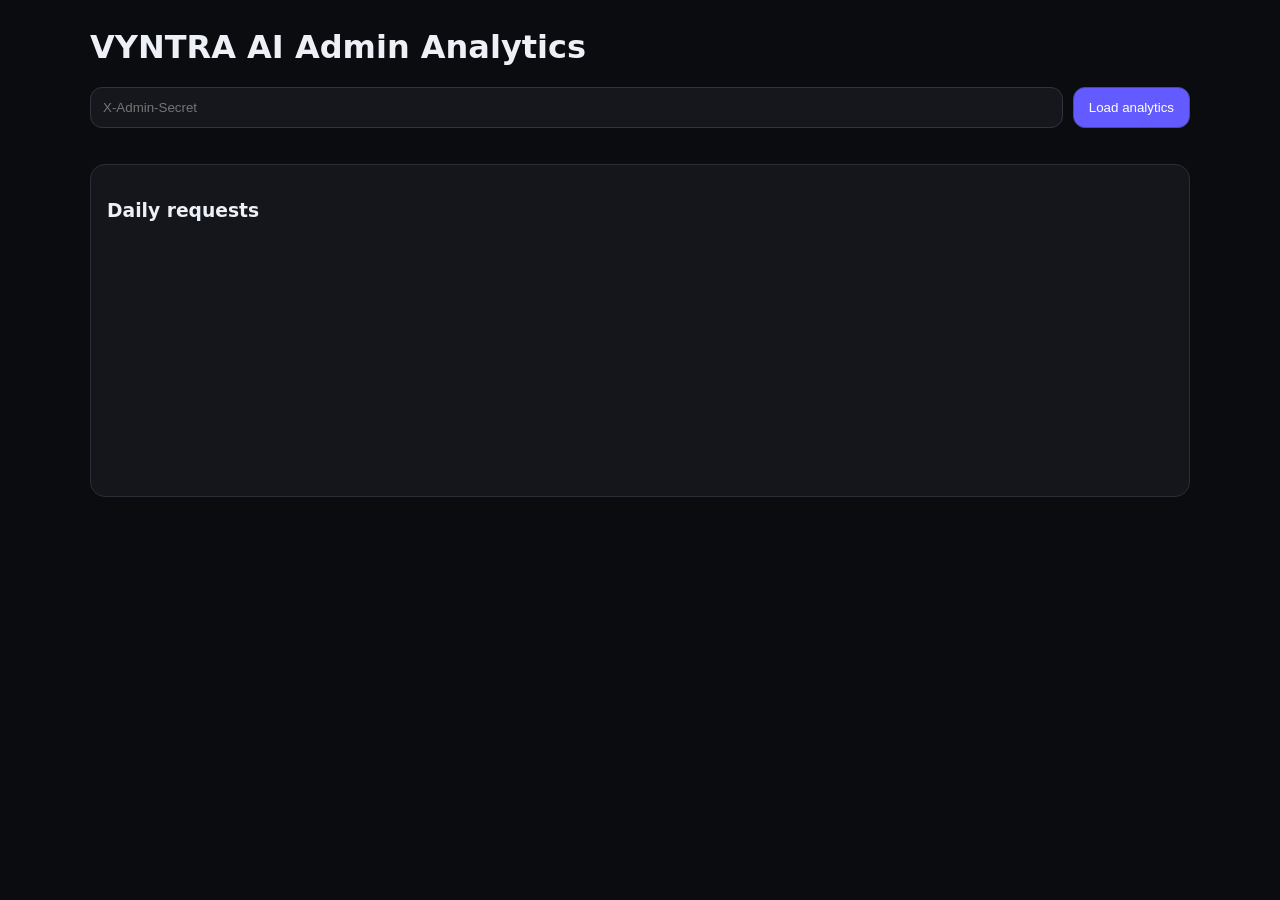
<file: admin_analytics.html>
<!doctype html>
<html lang="en">
<head>
<meta charset="utf-8"><meta name="viewport" content="width=device-width,initial-scale=1">
<title>VYNTRA AI Admin Analytics</title>
<style>
body{margin:0;background:#0b0c10;color:#edf0f6;font-family:Inter,system-ui,sans-serif}
main{width:min(1100px,94vw);margin:28px auto}.top{display:flex;gap:10px;flex-wrap:wrap}.input{flex:1;min-width:230px;padding:12px;border-radius:12px;border:1px solid #30343d;background:#15171d;color:#fff}.btn{padding:12px 15px;border-radius:12px;border:1px solid #4b47a3;background:#635bff;color:#fff;cursor:pointer}.grid{display:grid;grid-template-columns:repeat(4,1fr);gap:12px;margin-top:18px}.card{background:#14161c;border:1px solid #2a2e37;border-radius:15px;padding:16px}.n{font-size:28px;font-weight:800}.label{color:#9399a6;font-size:12px;margin-top:4px}.chart{margin-top:18px}.bar{display:flex;align-items:end;gap:5px;height:220px;padding-top:20px}.bar span{flex:1;background:#6b5cff;min-width:4px}.small{color:#959ba8;font-size:12px}@media(max-width:800px){.grid{grid-template-columns:repeat(2,1fr)}}@media(max-width:480px){.grid{grid-template-columns:1fr}}
</style>
</head><body><main>
<h1>VYNTRA AI Admin Analytics</h1>
<div class="top"><input id="secret" class="input" type="password" placeholder="X-Admin-Secret"><button class="btn" id="load">Load analytics</button></div>
<div id="status" class="small"></div><div id="metrics" class="grid"></div><div class="card chart"><h3>Daily requests</h3><div id="chart" class="bar"></div><div id="days" class="small"></div></div>
<script>
const API="https://vyntra-ai-api.ezhilarasanpofficial.workers.dev";
document.getElementById("load").onclick=async()=>{const status=document.getElementById("status");status.textContent="Loading…";try{const r=await fetch(API+"/admin/analytics",{headers:{"X-Admin-Secret":document.getElementById("secret").value}});const d=await r.json();if(!r.ok)throw Error(d.error||"Unauthorized");const m=d.metrics||{};document.getElementById("metrics").innerHTML=Object.entries(m).map(([k,v])=>`<div class="card"><div class="n">${v}</div><div class="label">${k.replace(/[A-Z]/g,m=>" "+m).replace(/^./,m=>m.toUpperCase())}</div></div>`).join("");const daily=(d.daily||[]).slice().reverse();const max=Math.max(1,...daily.map(x=>Number(x.requests||0)));document.getElementById("chart").innerHTML=daily.map(x=>`<span title="${x.day}: ${x.requests}" style="height:${Math.max(3,Number(x.requests||0)/max*180)}px"></span>`).join("");document.getElementById("days").textContent=daily.map(x=>`${x.day}: ${x.requests}`).join(" · ");status.textContent="Loaded."; }catch(e){status.textContent=e.message||"Failed";}};
</script></main></body></html>
</file>
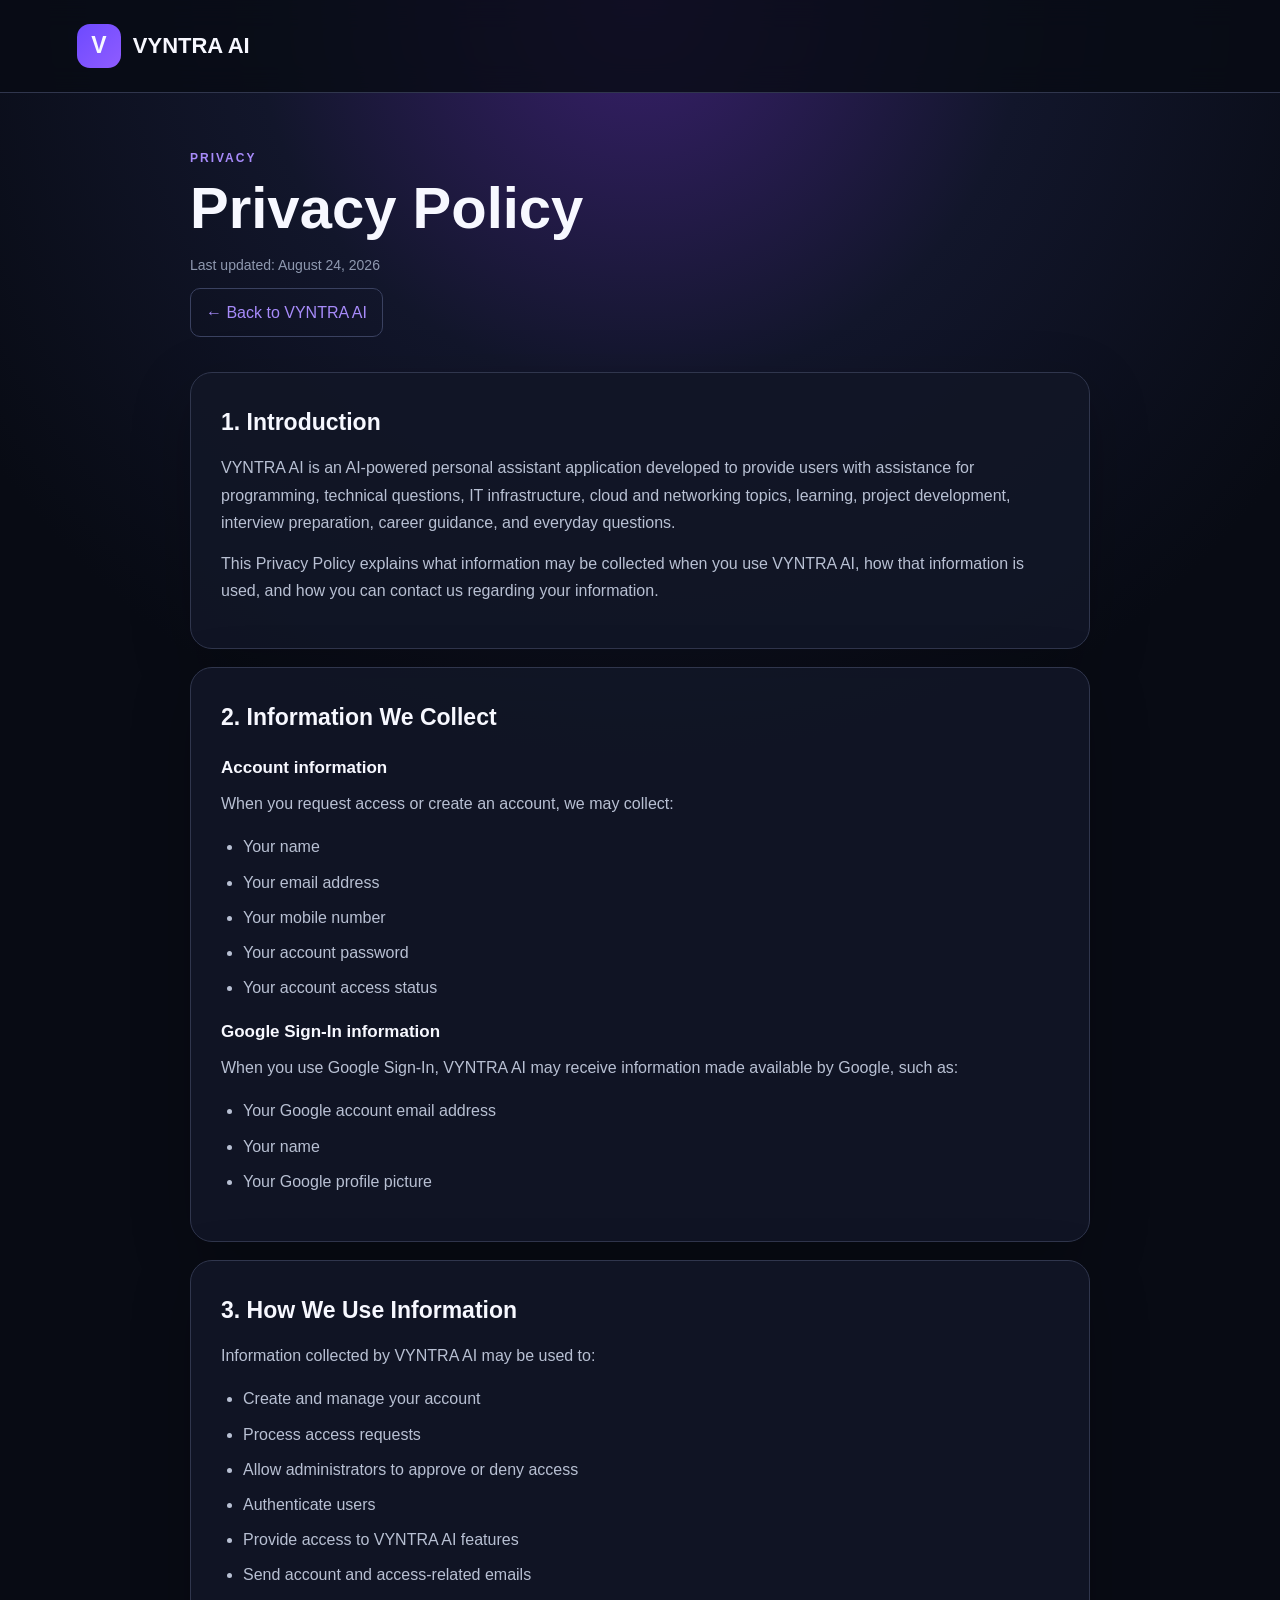
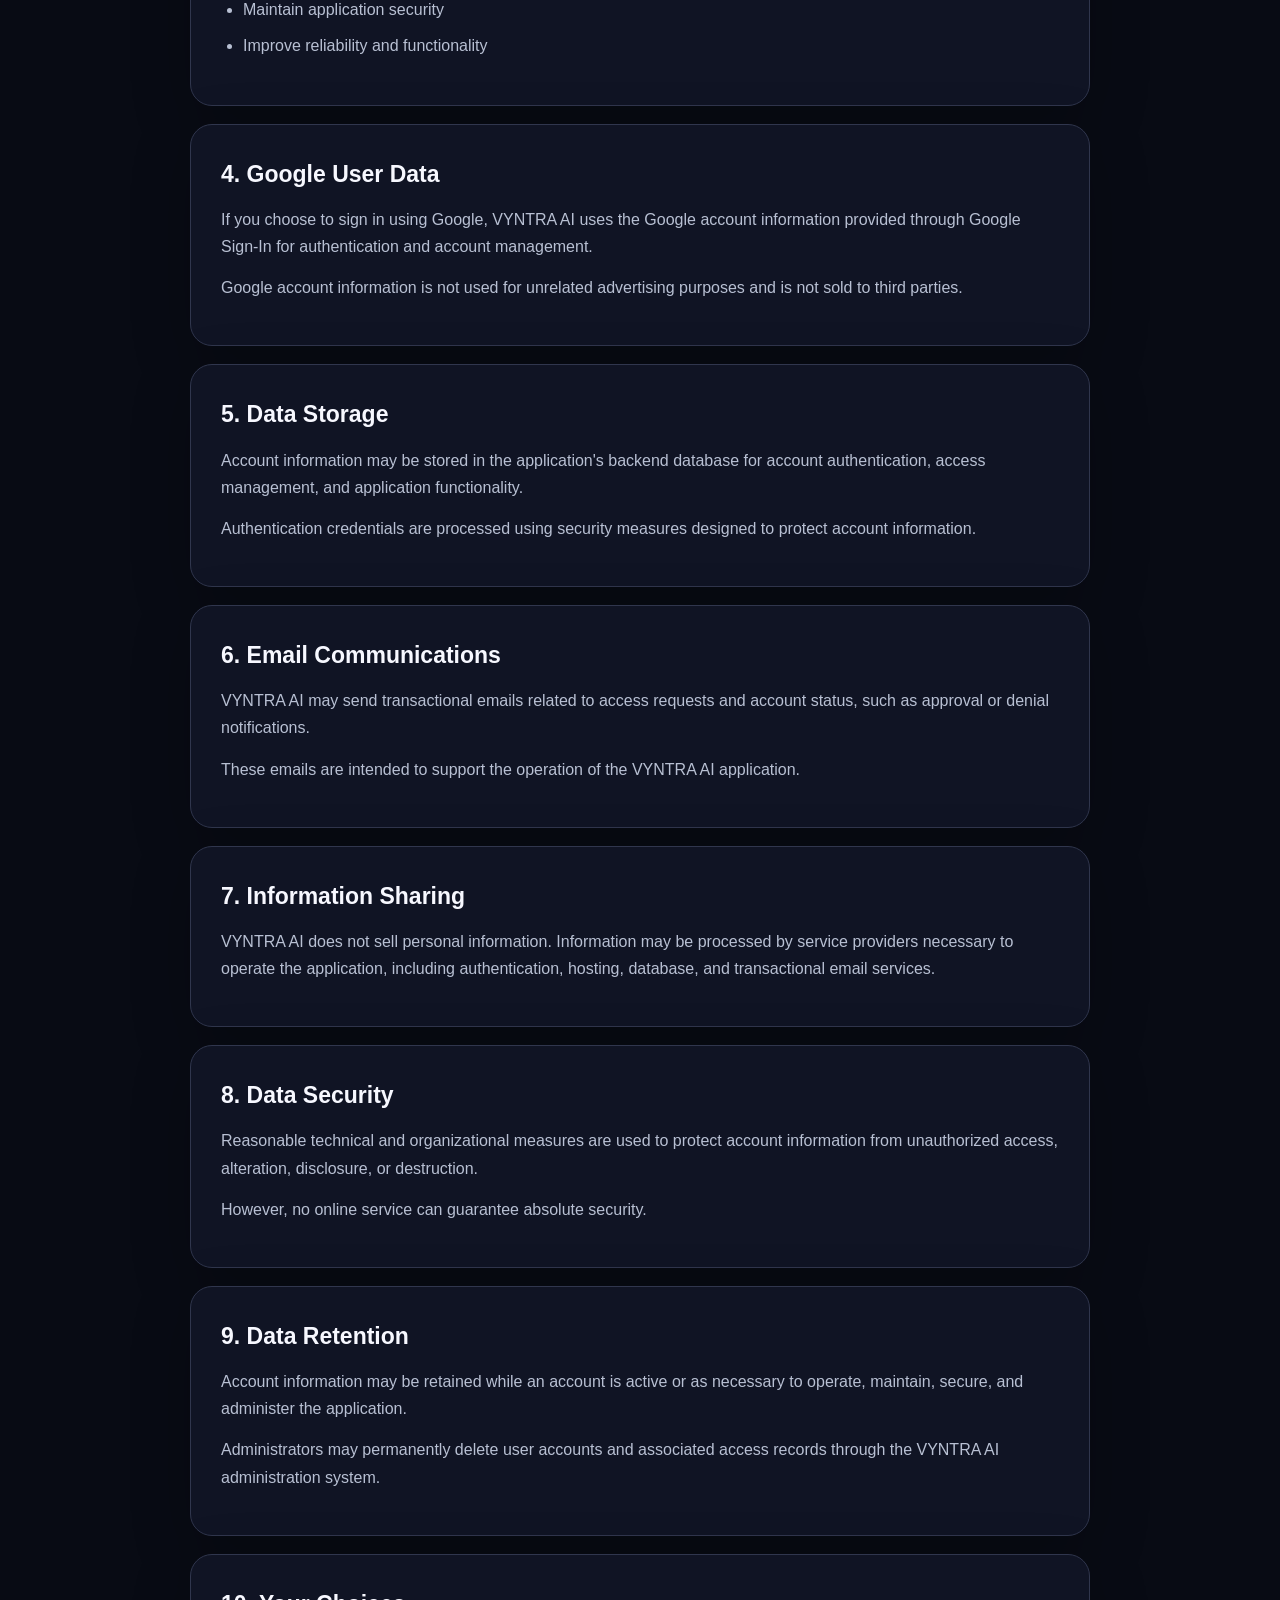
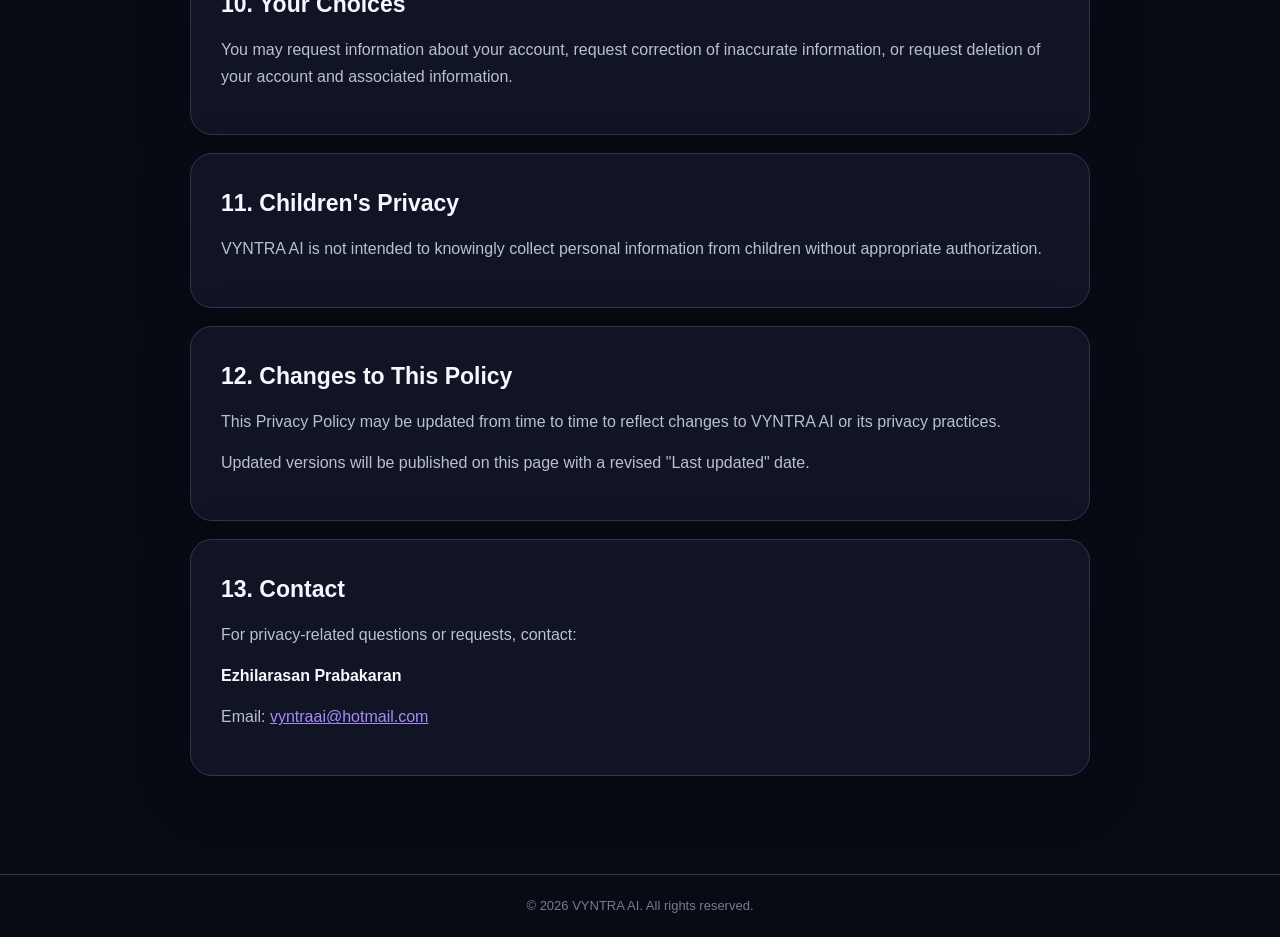
<file: privacy.html>
<!DOCTYPE html>
<html lang="en">
<head>
  <meta charset="UTF-8">
  <meta
    name="viewport"
    content="width=device-width, initial-scale=1.0"
  >

  <title>VYNTRA AI | Privacy Policy</title>

  <style>
    *{
      box-sizing:border-box;
    }

    body{
      margin:0;
      font-family:Inter,Arial,sans-serif;
      background:#080b14;
      color:#f7f8ff;
      line-height:1.7;
    }

    .bg{
      position:fixed;
      inset:0;
      background:
        radial-gradient(
          circle at 50% 0%,
          #39206d 0,
          #12162b 35%,
          #080b14 72%
        );
      z-index:-1;
    }

    header{
      padding:24px 6%;
      border-bottom:1px solid #30364d;
      background:rgba(8,11,20,.82);
      backdrop-filter:blur(14px);
    }

    .brand{
      display:flex;
      align-items:center;
      gap:12px;
      font-size:22px;
      font-weight:800;
    }

    .logo{
      width:44px;
      height:44px;
      border-radius:13px;
      display:grid;
      place-items:center;
      background:
        linear-gradient(
          135deg,
          #6d4aff,
          #8f5cff
        );
      font-size:23px;
    }

    .container{
      width:min(900px,92%);
      margin:0 auto;
      padding:55px 0 80px;
    }

    .hero{
      margin-bottom:35px;
    }

    .eyebrow{
      color:#a78bfa;
      font-size:12px;
      font-weight:800;
      letter-spacing:2px;
      text-transform:uppercase;
      margin-bottom:10px;
    }

    h1{
      font-size:clamp(36px,6vw,58px);
      line-height:1.05;
      margin:0 0 15px;
    }

    .updated{
      color:#8f99b0;
      font-size:14px;
    }

    .card{
      background:rgba(18,22,38,.92);
      border:1px solid #30364d;
      border-radius:22px;
      padding:30px;
      margin-bottom:18px;
      box-shadow:
        0 18px 60px rgba(0,0,0,.22);
    }

    h2{
      margin-top:0;
      margin-bottom:12px;
      font-size:23px;
    }

    h3{
      font-size:17px;
      margin-bottom:7px;
    }

    p{
      color:#b8c0d3;
      margin:0 0 14px;
    }

    ul{
      color:#b8c0d3;
      padding-left:22px;
    }

    li{
      margin-bottom:8px;
    }

    a{
      color:#a78bfa;
    }

    .contact{
      color:#f7f8ff;
      font-weight:700;
    }

    footer{
      text-align:center;
      color:#737c92;
      font-size:13px;
      padding:20px;
      border-top:1px solid #30364d;
    }

    .back{
      display:inline-block;
      margin-top:10px;
      text-decoration:none;
      padding:10px 15px;
      border:1px solid #3a4160;
      border-radius:10px;
    }

    .back:hover{
      background:#171c30;
    }

    @media(max-width:600px){

      .card{
        padding:22px;
      }

      .container{
        padding-top:38px;
      }
    }
  </style>
</head>

<body>

<div class="bg"></div>

<header>
  <div class="brand">
    <div class="logo">V</div>
    <div>VYNTRA AI</div>
  </div>
</header>

<main class="container">

  <section class="hero">

    <div class="eyebrow">
      PRIVACY
    </div>

    <h1>
      Privacy Policy
    </h1>

    <div class="updated">
      Last updated: August 24, 2026
    </div>

    <a
      class="back"
      href="index.html"
    >
      ← Back to VYNTRA AI
    </a>

  </section>


  <section class="card">

    <h2>
      1. Introduction
    </h2>

    <p>
      VYNTRA AI is an AI-powered personal assistant
      application developed to provide users with
      assistance for programming, technical questions,
      IT infrastructure, cloud and networking topics,
      learning, project development, interview preparation,
      career guidance, and everyday questions.
    </p>

    <p>
      This Privacy Policy explains what information may
      be collected when you use VYNTRA AI, how that
      information is used, and how you can contact us
      regarding your information.
    </p>

  </section>


  <section class="card">

    <h2>
      2. Information We Collect
    </h2>

    <h3>
      Account information
    </h3>

    <p>
      When you request access or create an account,
      we may collect:
    </p>

    <ul>
      <li>Your name</li>
      <li>Your email address</li>
      <li>Your mobile number</li>
      <li>Your account password</li>
      <li>Your account access status</li>
    </ul>


    <h3>
      Google Sign-In information
    </h3>

    <p>
      When you use Google Sign-In, VYNTRA AI may receive
      information made available by Google, such as:
    </p>

    <ul>
      <li>Your Google account email address</li>
      <li>Your name</li>
      <li>Your Google profile picture</li>
    </ul>

  </section>


  <section class="card">

    <h2>
      3. How We Use Information
    </h2>

    <p>
      Information collected by VYNTRA AI may be used to:
    </p>

    <ul>
      <li>Create and manage your account</li>
      <li>Process access requests</li>
      <li>Allow administrators to approve or deny access</li>
      <li>Authenticate users</li>
      <li>Provide access to VYNTRA AI features</li>
      <li>Send account and access-related emails</li>
      <li>Maintain application security</li>
      <li>Improve reliability and functionality</li>
    </ul>

  </section>


  <section class="card">

    <h2>
      4. Google User Data
    </h2>

    <p>
      If you choose to sign in using Google, VYNTRA AI
      uses the Google account information provided through
      Google Sign-In for authentication and account
      management.
    </p>

    <p>
      Google account information is not used for unrelated
      advertising purposes and is not sold to third parties.
    </p>

  </section>


  <section class="card">

    <h2>
      5. Data Storage
    </h2>

    <p>
      Account information may be stored in the application's
      backend database for account authentication, access
      management, and application functionality.
    </p>

    <p>
      Authentication credentials are processed using
      security measures designed to protect account
      information.
    </p>

  </section>


  <section class="card">

    <h2>
      6. Email Communications
    </h2>

    <p>
      VYNTRA AI may send transactional emails related to
      access requests and account status, such as approval
      or denial notifications.
    </p>

    <p>
      These emails are intended to support the operation
      of the VYNTRA AI application.
    </p>

  </section>


  <section class="card">

    <h2>
      7. Information Sharing
    </h2>

    <p>
      VYNTRA AI does not sell personal information.
      Information may be processed by service providers
      necessary to operate the application, including
      authentication, hosting, database, and transactional
      email services.
    </p>

  </section>


  <section class="card">

    <h2>
      8. Data Security
    </h2>

    <p>
      Reasonable technical and organizational measures
      are used to protect account information from
      unauthorized access, alteration, disclosure,
      or destruction.
    </p>

    <p>
      However, no online service can guarantee absolute
      security.
    </p>

  </section>


  <section class="card">

    <h2>
      9. Data Retention
    </h2>

    <p>
      Account information may be retained while an account
      is active or as necessary to operate, maintain,
      secure, and administer the application.
    </p>

    <p>
      Administrators may permanently delete user accounts
      and associated access records through the VYNTRA AI
      administration system.
    </p>

  </section>


  <section class="card">

    <h2>
      10. Your Choices
    </h2>

    <p>
      You may request information about your account,
      request correction of inaccurate information, or
      request deletion of your account and associated
      information.
    </p>

  </section>


  <section class="card">

    <h2>
      11. Children's Privacy
    </h2>

    <p>
      VYNTRA AI is not intended to knowingly collect
      personal information from children without
      appropriate authorization.
    </p>

  </section>


  <section class="card">

    <h2>
      12. Changes to This Policy
    </h2>

    <p>
      This Privacy Policy may be updated from time to
      time to reflect changes to VYNTRA AI or its
      privacy practices.
    </p>

    <p>
      Updated versions will be published on this page
      with a revised "Last updated" date.
    </p>

  </section>


  <section class="card">

    <h2>
      13. Contact
    </h2>

    <p>
      For privacy-related questions or requests,
      contact:
    </p>

    <p class="contact">
      Ezhilarasan Prabakaran
    </p>

    <p>
      Email:
      <a href="mailto:vyntraai@hotmail.com">
        vyntraai@hotmail.com
      </a>
    </p>

  </section>

</main>


<footer>
  © 2026 VYNTRA AI. All rights reserved.
</footer>

</body>
</html>
</file>
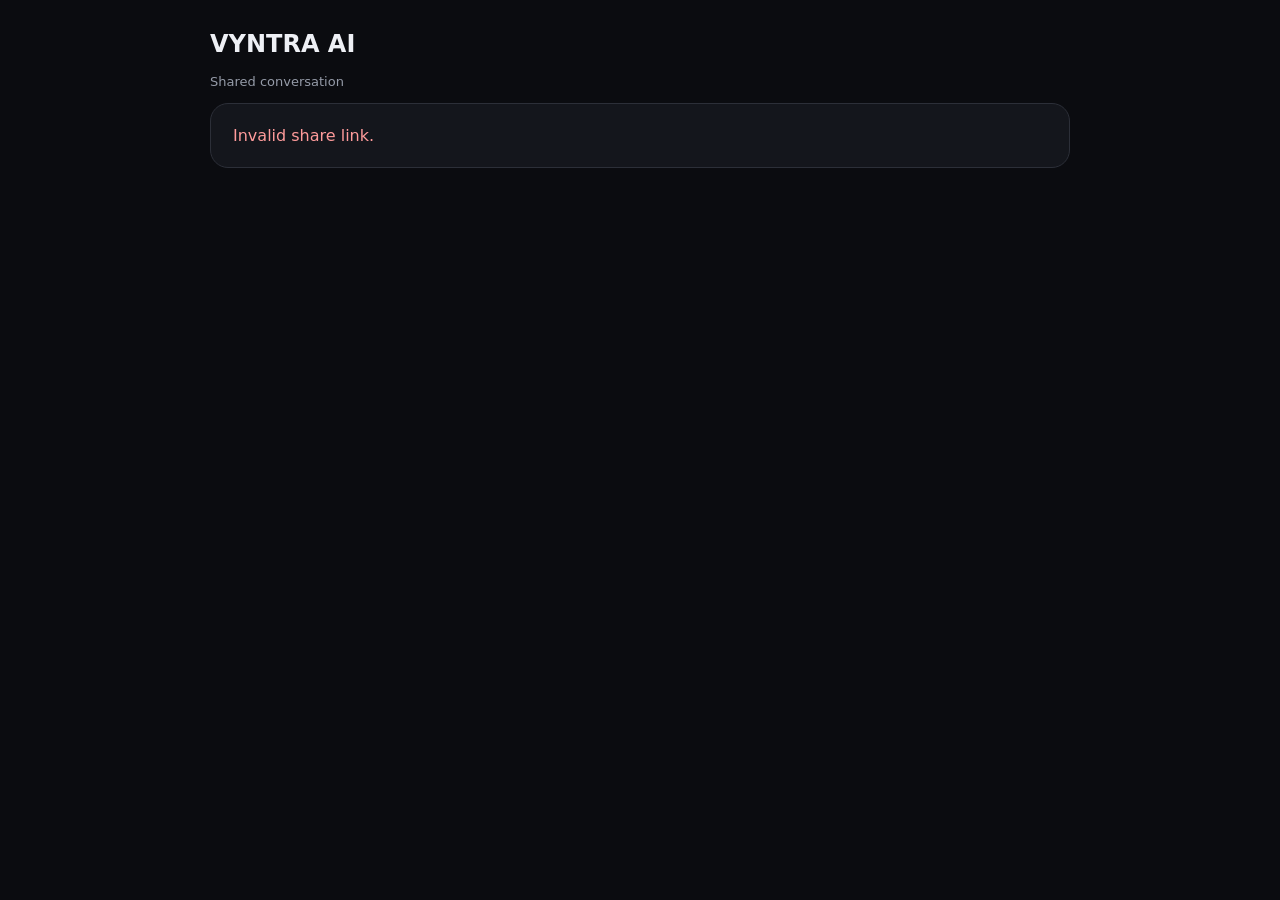
<file: shared.html>
<!doctype html>
<html lang="en">
<head>
<meta charset="utf-8">
<meta name="viewport" content="width=device-width,initial-scale=1">
<title>VYNTRA AI — Shared Conversation</title>
<style>
body{margin:0;background:#0b0c10;color:#eef0f5;font-family:Inter,system-ui,sans-serif}
main{width:min(860px,92vw);margin:30px auto;padding-bottom:60px}
.card{background:#14161c;border:1px solid #2c2f38;border-radius:18px;padding:22px;margin:14px 0}
h1{font-size:24px}h2{font-size:17px;margin-bottom:8px}.sub{color:#959ba8;font-size:13px}.msg{padding:14px 0;border-bottom:1px solid #282b33;white-space:pre-wrap;overflow-wrap:anywhere;line-height:1.6}.role{font-weight:700;margin-bottom:7px}
.error{color:#ff9b9b}
</style>
</head>
<body><main>
<h1>VYNTRA AI</h1><div class="sub">Shared conversation</div><div id="root" class="card">Loading…</div>
<script>
const API=(location.origin.includes("github.io")?"https://vyntra-ai-api.ezhilarasanpofficial.workers.dev":location.origin);
const esc=v=>String(v??"").replace(/[&<>"]/g,c=>({"&":"&amp;","<":"&lt;",">":"&gt;",'"':"&quot;"}[c]));
(async()=>{
 const token=new URLSearchParams(location.search).get("token"),root=document.getElementById("root");
 if(!token){root.innerHTML='<div class="error">Invalid share link.</div>';return;}
 try{
  const r=await fetch(API+"/share/view?token="+encodeURIComponent(token));
  const d=await r.json().catch(()=>({}));
  if(!r.ok||!d.success){root.innerHTML='<div class="error">'+esc(d.error||"Share unavailable.")+'</div>';return;}
  const c=d.chat||{};
  root.innerHTML="<h2>"+esc(c.title||"Conversation")+"</h2>"+(c.messages||[]).map(m=>'<div class="msg"><div class="role">'+(m.role==="user"?"You":"VYNTRA AI")+'</div><div>'+esc(m.content||"")+"</div></div>").join("");
 }catch(e){root.innerHTML='<div class="error">Unable to load this share.</div>';}
})();
</script>
</main></body></html>
</file>
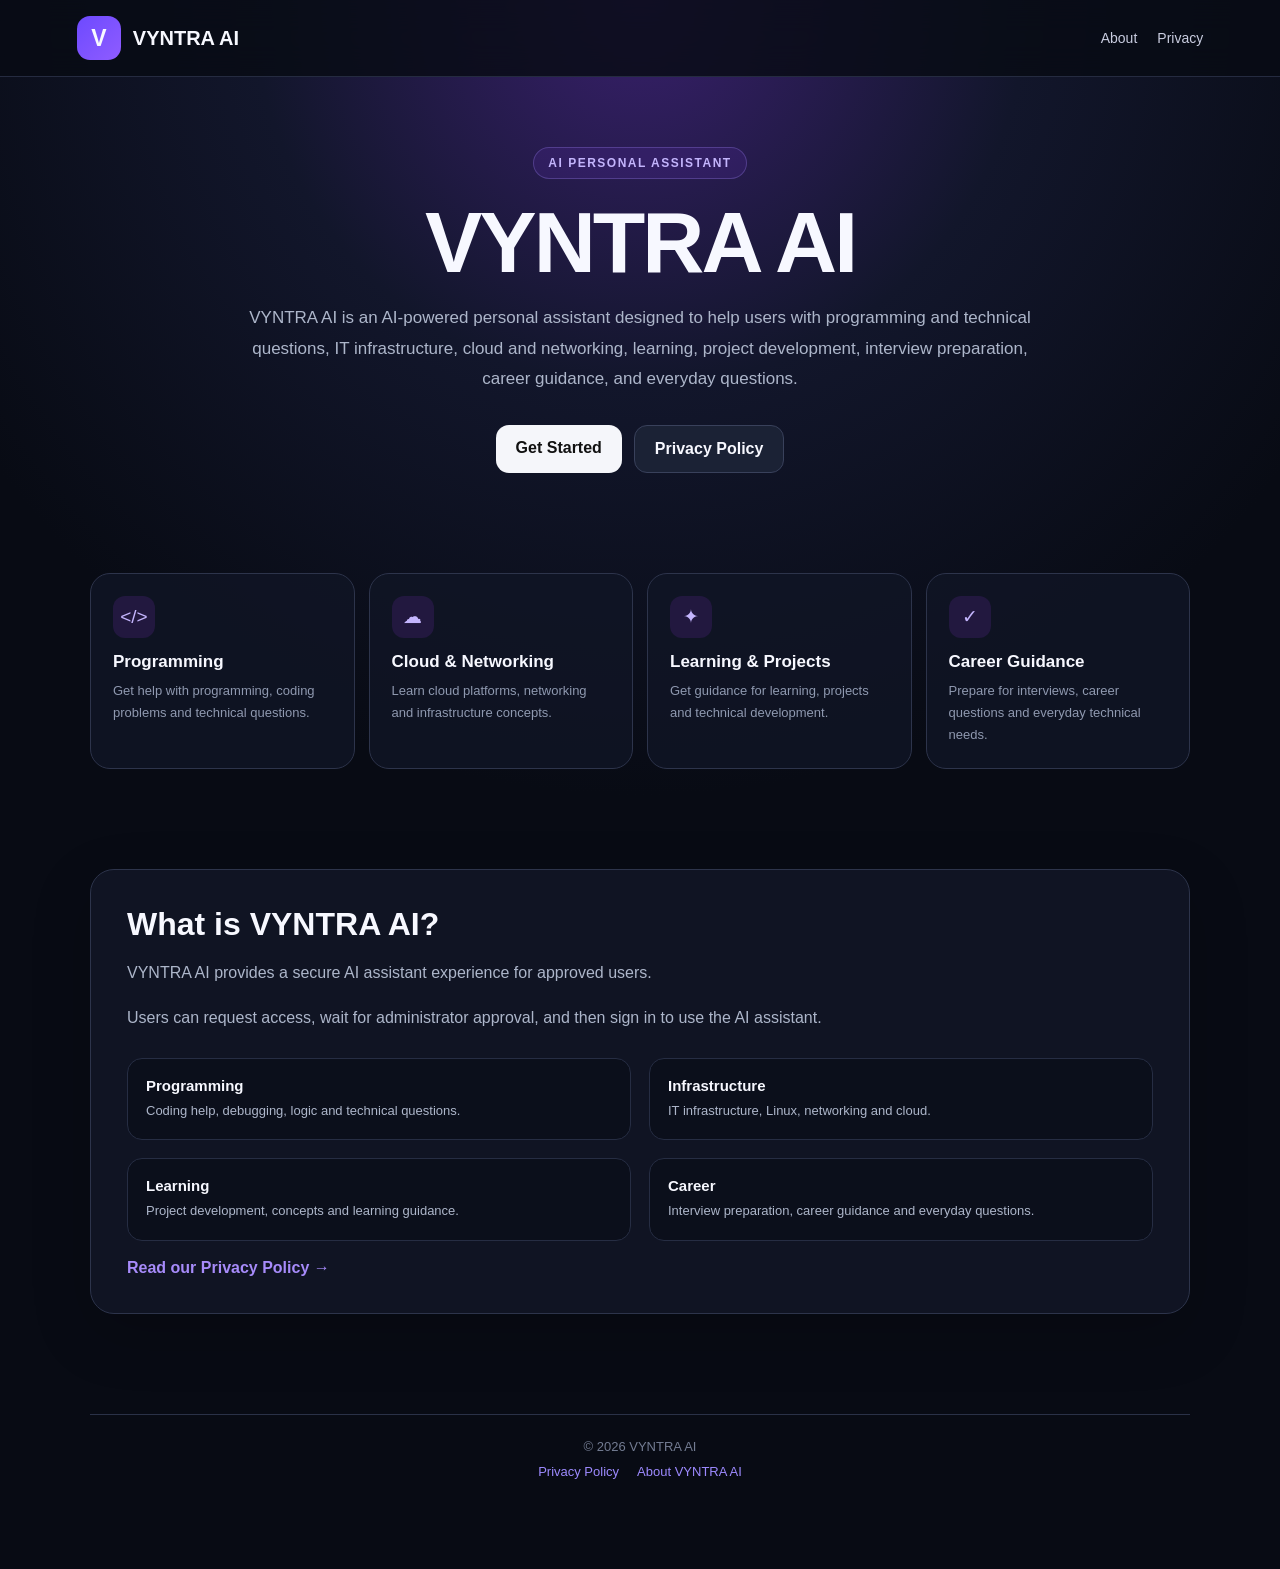
<file: vyntra-ai.html>
<!DOCTYPE html>
<html lang="en">
<head>
<meta charset="UTF-8">
<meta name="viewport" content="width=device-width, initial-scale=1.0">

<title>VYNTRA AI</title>

<script
  src="https://accounts.google.com/gsi/client"
  async
  defer
></script>

<style>

/* =========================================================
   RESET
========================================================= */

*{
  box-sizing:border-box;
}

html{
  scroll-behavior:smooth;
}

body{
  margin:0;
  font-family:Inter,Arial,sans-serif;
  background:#080b14;
  color:#f7f8ff;
  min-height:100vh;
  overflow-x:hidden;
}

.bg{
  position:fixed;
  inset:0;

  background:
    radial-gradient(
      circle at 50% 0%,
      #39206d 0,
      #12162b 35%,
      #080b14 72%
    );

  z-index:-1;
}


/* =========================================================
   SCROLL REVEAL
========================================================= */

.reveal{
  opacity:0;
  transform:translateY(55px);
  transition:
    opacity .8s ease,
    transform .8s ease;
}

.reveal.show{
  opacity:1;
  transform:translateY(0);
}


/* =========================================================
   HEADER
========================================================= */

.header{
  position:sticky;
  top:0;
  z-index:30;

  padding:16px 6%;

  border-bottom:1px solid #252b40;

  background:rgba(8,11,20,.82);

  backdrop-filter:blur(16px);

  display:flex;

  justify-content:space-between;
  align-items:center;
}

.brand{
  display:flex;
  align-items:center;
  gap:12px;
}

.logo{
  width:44px;
  height:44px;

  border-radius:13px;

  display:grid;
  place-items:center;

  background:
    linear-gradient(
      135deg,
      #6d4aff,
      #8f5cff
    );

  font-size:23px;
  font-weight:900;
}

.brand-name{
  font-size:20px;
  font-weight:800;
}

.header-links{
  display:flex;
  gap:20px;
}

.header-links a{
  color:#c9cde0;

  text-decoration:none;

  font-size:14px;

  transition:
    color .2s ease;
}

.header-links a:hover{
  color:#a78bfa;
}


/* =========================================================
   MAIN
========================================================= */

.page{
  width:min(1100px,92vw);

  margin:auto;

  padding:
    70px
    0
    90px;
}


/* =========================================================
   HERO
========================================================= */

.hero{
  text-align:center;

  max-width:900px;

  margin:
    0
    auto
    100px;
}

.badge{
  display:inline-block;

  padding:
    8px
    14px;

  border-radius:999px;

  background:
    rgba(124,58,237,.12);

  border:
    1px solid
    rgba(167,139,250,.28);

  color:#c4b5fd;

  font-size:12px;

  font-weight:800;

  letter-spacing:1.5px;

  text-transform:uppercase;
}

.hero h1{
  font-size:
    clamp(
      48px,
      8vw,
      86px
    );

  line-height:1;

  margin:
    20px
    0
    18px;

  letter-spacing:
    -3px;
}

.hero p{
  color:#adb6ca;

  font-size:17px;

  line-height:1.8;

  max-width:820px;

  margin:
    0
    auto;
}

.hero-actions{
  display:flex;

  justify-content:center;

  gap:12px;

  flex-wrap:wrap;

  margin-top:30px;
}

.hero-btn{
  border:0;

  border-radius:13px;

  padding:
    14px
    20px;

  font-weight:800;

  cursor:pointer;

  text-decoration:none;

  display:inline-block;

  transition:
    transform .2s ease,
    opacity .2s ease;
}

.hero-btn:hover{
  transform:translateY(-2px);
}

.hero-primary{
  background:#f5f6fa;
  color:#111;
}

.hero-secondary{
  background:#1b2235;
  color:#f7f8ff;

  border:
    1px solid
    #39415b;
}


/* =========================================================
   FEATURES
========================================================= */

.features{
  display:grid;

  grid-template-columns:
    repeat(4,1fr);

  gap:14px;

  margin-bottom:100px;
}

.feature{
  padding:22px;

  border-radius:20px;

  border:
    1px solid
    #2d344b;

  background:
    rgba(17,22,38,.8);

  transition:
    transform .25s ease,
    border-color .25s ease;
}

.feature:hover{
  transform:translateY(-6px);

  border-color:#6355b5;
}

.feature-icon{
  width:42px;
  height:42px;

  border-radius:12px;

  display:grid;

  place-items:center;

  background:#22183f;

  color:#c4b5fd;

  font-size:19px;

  margin-bottom:14px;
}

.feature h3{
  margin:
    0
    0
    8px;

  font-size:17px;
}

.feature p{
  color:#8f99b0;

  font-size:13px;

  line-height:1.7;

  margin:0;
}


/* =========================================================
   ABOUT / INFO
========================================================= */

.info-section{
  margin-bottom:100px;
}

.info-card{
  padding:36px;

  border:
    1px solid
    #2d344b;

  border-radius:24px;

  background:
    rgba(18,22,38,.88);

  box-shadow:
    0
    20px
    60px
    rgba(0,0,0,.18);
}

.info-card h2{
  font-size:32px;

  margin:
    0
    0
    16px;
}

.info-card p{
  color:#adb6ca;

  line-height:1.8;
}

.info-grid{
  display:grid;

  grid-template-columns:
    repeat(2,1fr);

  gap:18px;

  margin-top:25px;
}

.info-item{
  padding:18px;

  border-radius:15px;

  background:
    rgba(10,14,25,.7);

  border:
    1px solid
    #262d43;
}

.info-item h3{
  margin:
    0
    0
    7px;

  font-size:15px;
}

.info-item p{
  font-size:13px;

  margin:0;

  line-height:1.6;
}


/* =========================================================
   LOGIN SECTION
   HIDDEN INITIALLY
========================================================= */

.auth-section{
  display:none;

  margin-bottom:100px;
}

.auth-section.active{
  display:block;
}


/* =========================================================
   AUTH GRID
========================================================= */

.auth-wrap{
  display:grid;

  grid-template-columns:
    1fr
    460px;

  gap:28px;

  align-items:start;
}

.auth-info{
  padding:32px;

  border:
    1px solid
    #2d344b;

  border-radius:24px;

  background:
    rgba(18,22,38,.88);
}

.auth-info h2{
  margin:
    0
    0
    15px;

  font-size:30px;
}

.auth-info p{
  color:#adb6ca;

  line-height:1.8;
}

.auth-info ul{
  color:#adb6ca;

  line-height:1.8;

  padding-left:20px;
}

.auth-info li{
  margin-bottom:8px;
}

.auth-info a{
  color:#a78bfa;

  text-decoration:none;

  font-weight:700;
}


/* =========================================================
   LOGIN CARD
========================================================= */

.card{
  width:100%;

  padding:34px;

  border:
    1px solid
    #30364d;

  border-radius:28px;

  background:
    rgba(18,22,38,.96);

  box-shadow:
    0
    25px
    80px
    rgba(0,0,0,.38);
}

.auth-logo{
  width:68px;
  height:68px;

  border-radius:20px;

  display:grid;

  place-items:center;

  background:
    linear-gradient(
      135deg,
      #6d4aff,
      #8f5cff
    );

  font-size:34px;

  font-weight:800;

  margin:auto;
}

.auth-title{
  text-align:center;

  margin:
    16px
    0
    4px;

  font-size:30px;
}

.sub{
  text-align:center;

  color:#aeb6cc;

  margin-bottom:26px;
}


/* =========================================================
   INPUTS
========================================================= */

input{
  width:100%;

  padding:
    15px
    16px;

  margin:
    7px
    0;

  border:
    1px solid
    #353b53;

  border-radius:14px;

  background:#101423;

  color:#fff;

  font-size:15px;

  outline:none;
}

input:focus{
  border-color:#7657ff;
}


/* =========================================================
   BUTTON
========================================================= */

.btn{
  width:100%;

  border:0;

  border-radius:14px;

  padding:15px;

  margin-top:10px;

  font-weight:700;

  font-size:15px;

  cursor:pointer;
}

.btn:disabled{
  opacity:.6;

  cursor:not-allowed;
}

.primary{
  background:#f5f6fa;

  color:#111;
}


/* =========================================================
   LINKS
========================================================= */

.link{
  color:#9d8aff;

  cursor:pointer;

  text-align:center;

  margin-top:18px;
}

.divider{
  display:flex;

  align-items:center;

  gap:12px;

  color:#727b92;

  margin:
    20px
    0;
}

.divider:before,
.divider:after{
  content:"";

  height:1px;

  background:#30364a;

  flex:1;
}

#googleBtn{
  display:flex;

  justify-content:center;

  min-height:44px;
}


/* =========================================================
   MESSAGES
========================================================= */

.msg{
  min-height:22px;

  margin-top:14px;

  text-align:center;

  color:#ff9f9f;

  line-height:1.5;
}

.ok{
  color:#75e6a5;
}

.warn{
  color:#ffd166;
}

.small{
  text-align:center;

  color:#737c92;

  font-size:13px;

  margin-top:18px;
}

.hidden{
  display:none;
}


/* =========================================================
   STATUS
========================================================= */

.status-box{
  margin-top:14px;

  padding:
    12px
    14px;

  border-radius:12px;

  font-size:13px;

  line-height:1.5;

  display:none;
}

.status-success{
  display:block;

  color:#86efac;

  background:
    rgba(34,197,94,.08);

  border:
    1px solid
    rgba(34,197,94,.18);
}

.status-warning{
  display:block;

  color:#fbbf24;

  background:
    rgba(245,158,11,.08);

  border:
    1px solid
    rgba(245,158,11,.18);
}

.status-error{
  display:block;

  color:#fca5a5;

  background:
    rgba(239,68,68,.08);

  border:
    1px solid
    rgba(239,68,68,.18);
}


/* =========================================================
   FOOTER
========================================================= */

footer{
  margin-top:60px;

  padding-top:24px;

  border-top:
    1px solid
    #2a3147;

  text-align:center;

  color:#737c92;

  font-size:13px;
}

.footer-links{
  display:flex;

  justify-content:center;

  gap:18px;

  flex-wrap:wrap;

  margin-top:10px;
}

.footer-links a{
  color:#9d8aff;

  text-decoration:none;
}


/* =========================================================
   RESPONSIVE
========================================================= */

@media(max-width:900px){

  .features{
    grid-template-columns:
      repeat(2,1fr);
  }

  .auth-wrap{
    grid-template-columns:1fr;
  }

}

@media(max-width:600px){

  .header{
    padding:
      13px
      5%;
  }

  .header-links{
    gap:11px;
  }

  .header-links a{
    font-size:12px;
  }

  .page{
    padding-top:45px;
  }

  .hero{
    margin-bottom:75px;
  }

  .hero h1{
    font-size:44px;
  }

  .hero p{
    font-size:15px;
  }

  .features{
    grid-template-columns:1fr;
  }

  .info-grid{
    grid-template-columns:1fr;
  }

  .info-card,
  .auth-info,
  .card{
    padding:24px 20px;
  }

  .auth-title{
    font-size:27px;
  }

}
</style>

</head>

<body>

<div class="bg"></div>


<!-- =====================================================
     HEADER
===================================================== -->

<header class="header">

  <div class="brand">

    <div class="logo">
      V
    </div>

    <div class="brand-name">
      VYNTRA AI
    </div>

  </div>


  <nav class="header-links">

    <a href="#about">
      About
    </a>

    <a href="privacy.html">
      Privacy
    </a>

  </nav>

</header>


<main class="page">


<!-- =====================================================
     HERO
===================================================== -->

<section
  class="hero"
  id="about"
>

  <div class="badge">
    AI PERSONAL ASSISTANT
  </div>


  <h1>
    VYNTRA AI
  </h1>


  <p>
    VYNTRA AI is an AI-powered personal assistant
    designed to help users with programming and
    technical questions, IT infrastructure, cloud
    and networking, learning, project development,
    interview preparation, career guidance, and
    everyday questions.
  </p>


  <div class="hero-actions">

    <a
      href="#login"
      class="hero-btn hero-primary"
      onclick="openLogin(event)"
    >
      Get Started
    </a>


    <a
      href="privacy.html"
      class="hero-btn hero-secondary"
    >
      Privacy Policy
    </a>

  </div>

</section>


<!-- =====================================================
     FEATURES
===================================================== -->

<section
  class="features reveal"
>

  <div class="feature">

    <div class="feature-icon">
      &lt;/&gt;
    </div>

    <h3>
      Programming
    </h3>

    <p>
      Get help with programming,
      coding problems and technical
      questions.
    </p>

  </div>


  <div class="feature">

    <div class="feature-icon">
      ☁
    </div>

    <h3>
      Cloud & Networking
    </h3>

    <p>
      Learn cloud platforms,
      networking and infrastructure
      concepts.
    </p>

  </div>


  <div class="feature">

    <div class="feature-icon">
      ✦
    </div>

    <h3>
      Learning & Projects
    </h3>

    <p>
      Get guidance for learning,
      projects and technical
      development.
    </p>

  </div>


  <div class="feature">

    <div class="feature-icon">
      ✓
    </div>

    <h3>
      Career Guidance
    </h3>

    <p>
      Prepare for interviews,
      career questions and
      everyday technical needs.
    </p>

  </div>

</section>


<!-- =====================================================
     ABOUT SECTION
===================================================== -->

<section
  class="info-section reveal"
>

  <div class="info-card">

    <h2>
      What is VYNTRA AI?
    </h2>


    <p>
      VYNTRA AI provides a secure AI assistant
      experience for approved users.
    </p>


    <p>
      Users can request access, wait for administrator
      approval, and then sign in to use the AI assistant.
    </p>


    <div class="info-grid">

      <div class="info-item">

        <h3>
          Programming
        </h3>

        <p>
          Coding help, debugging,
          logic and technical questions.
        </p>

      </div>


      <div class="info-item">

        <h3>
          Infrastructure
        </h3>

        <p>
          IT infrastructure,
          Linux, networking and cloud.
        </p>

      </div>


      <div class="info-item">

        <h3>
          Learning
        </h3>

        <p>
          Project development,
          concepts and learning guidance.
        </p>

      </div>


      <div class="info-item">

        <h3>
          Career
        </h3>

        <p>
          Interview preparation,
          career guidance and everyday questions.
        </p>

      </div>

    </div>


    <br>


    <a
      href="privacy.html"
      style="
        color:#a78bfa;
        text-decoration:none;
        font-weight:700;
      "
    >
      Read our Privacy Policy →
    </a>

  </div>

</section>


<!-- =====================================================
     AUTH SECTION
     COMPLETELY HIDDEN INITIALLY
===================================================== -->

<section
  id="login"
  class="auth-section"
>

  <div class="auth-wrap">


    <!-- INFO -->

    <div
      class="auth-info reveal"
    >

      <h2>
        Welcome to VYNTRA AI
      </h2>


      <p>
        Sign in to access your approved VYNTRA AI
        assistant account.
      </p>


      <ul>

        <li>
          Programming and technical assistance
        </li>

        <li>
          IT infrastructure and networking
        </li>

        <li>
          Cloud learning and project development
        </li>

        <li>
          Technical interview preparation
        </li>

        <li>
          Career guidance and everyday questions
        </li>

      </ul>


      <p>
        New user? Request access and wait for
        administrator approval.
      </p>


      <a href="privacy.html">
        Privacy Policy →
      </a>

    </div>


    <!-- AUTH CARD -->

    <div
      class="card reveal"
    >

      <div class="auth-logo">
        V
      </div>


      <h2 class="auth-title">
        VYNTRA AI
      </h2>


      <div class="sub">
        Secure access to your AI assistant
      </div>


      <!-- LOGIN VIEW -->

      <section id="loginView">

        <div id="googleBtn"></div>


        <div class="divider">
          OR
        </div>


        <input
          id="identifier"
          placeholder="Email or Mobile Number"
          autocomplete="username"
        >


        <input
          id="password"
          type="password"
          placeholder="Password"
          autocomplete="current-password"
        >


        <button
          id="loginButton"
          class="btn primary"
          onclick="login()"
        >
          Sign In
        </button>


        <div
          class="link"
          onclick="showSignup()"
        >
          Don't have an account? Create Account
        </div>

      </section>


      <!-- SIGNUP VIEW -->

      <section
        id="signupView"
        class="hidden"
      >

        <input
          id="name"
          placeholder="Full Name"
          autocomplete="name"
        >


        <input
          id="email"
          type="email"
          placeholder="Email Address"
          autocomplete="email"
        >


        <input
          id="mobile"
          inputmode="numeric"
          maxlength="10"
          placeholder="10-digit Mobile Number"
          autocomplete="tel"
        >


        <input
          id="signupPassword"
          type="password"
          placeholder="Create Password (8+ characters)"
          autocomplete="new-password"
        >


        <button
          id="signupButton"
          class="btn primary"
          onclick="signup()"
        >
          Request Access
        </button>


        <div
          class="link"
          onclick="showLogin()"
        >
          Already have an account? Sign In
        </div>

      </section>


      <!-- MESSAGE -->

      <div
        id="msg"
        class="msg"
      ></div>


      <!-- EMAIL STATUS -->

      <div
        id="emailStatus"
        class="status-box"
      ></div>


      <div class="small">
        Only approved users can access VYNTRA AI.
      </div>


      <div class="small">

        Admin?

        <a
          href="admin.html"
          style="color:#9d8aff"
        >
          Admin Login
        </a>

      </div>

    </div>

  </div>

</section>


<!-- =====================================================
     FOOTER
===================================================== -->

<footer class="reveal">

  © 2026 VYNTRA AI

  <div class="footer-links">

    <a href="privacy.html">
      Privacy Policy
    </a>

    <a href="#about">
      About VYNTRA AI
    </a>

  </div>

</footer>

</main>


<script>

/* =========================================================
   CONFIG
========================================================= */

const API_URL =
  "https://vyntra-ai-api.ezhilarasanpofficial.workers.dev";


const GOOGLE_CLIENT_ID =
  "987653531209-fo7pihl6082a6ibts8utnf2fdkqnqc4a.apps.googleusercontent.com";


const $ =
  id =>
    document.getElementById(id);


/* =========================================================
   SCROLL REVEAL
========================================================= */

const observer =
  new IntersectionObserver(
    entries => {

      entries.forEach(
        entry => {

          if(
            entry.isIntersecting
          ){

            entry.target
              .classList
              .add("show");

          }

        }
      );

    },
    {
      threshold:0.12
    }
  );


function initScrollReveal(){

  document
    .querySelectorAll(".reveal")
    .forEach(
      element =>
        observer.observe(
          element
        )
    );
}


/* =========================================================
   OPEN LOGIN
========================================================= */

function openLogin(event){

  if(event){
    event.preventDefault();
  }


  const authSection =
    $("login");


  /*
    Show auth section only now.
  */

  authSection.classList.add(
    "active"
  );


  /*
    Give browser a tiny moment
    before scrolling.
  */

  requestAnimationFrame(
    () => {

      authSection.scrollIntoView({
        behavior:"smooth",
        block:"start"
      });

    }
  );


  /*
    Start reveal observer
    for login components.
  */

  initScrollReveal();

}


/* =========================================================
   MESSAGE
========================================================= */

function message(
  text,
  ok = false,
  warning = false
){

  $("msg").textContent =
    text;

  $("msg").className =
    "msg" +
    (
      ok
        ? " ok"
        : warning
          ? " warn"
          : ""
    );
}


/* =========================================================
   EMAIL STATUS
========================================================= */

function clearEmailStatus(){

  $("emailStatus").textContent =
    "";

  $("emailStatus").className =
    "status-box";
}


function showEmailStatus(
  text,
  type = "success"
){

  $("emailStatus").textContent =
    text;

  $("emailStatus").className =
    "status-box " +
    (
      type === "success"
        ? "status-success"
        : type === "warning"
          ? "status-warning"
          : "status-error"
    );
}


/* =========================================================
   CLEAR OLD STATE
========================================================= */

function clearOldState(){

  message("");

  clearEmailStatus();


  $("identifier").value =
    "";

  $("password").value =
    "";


  $("name").value =
    "";

  $("email").value =
    "";

  $("mobile").value =
    "";

  $("signupPassword").value =
    "";


  $("loginButton").disabled =
    false;

  $("loginButton").textContent =
    "Sign In";


  $("signupButton").disabled =
    false;

  $("signupButton").textContent =
    "Request Access";
}


/* =========================================================
   SHOW SIGNUP
========================================================= */

function showSignup(){

  $("loginView")
    .classList
    .add("hidden");


  $("signupView")
    .classList
    .remove("hidden");


  message("");

  clearEmailStatus();

}


/* =========================================================
   SHOW LOGIN
========================================================= */

function showLogin(){

  $("signupView")
    .classList
    .add("hidden");


  $("loginView")
    .classList
    .remove("hidden");


  message("");

  clearEmailStatus();

}


/* =========================================================
   API POST
========================================================= */

async function post(
  path,
  body
){

  const response =
    await fetch(
      API_URL +
      path,
      {
        method:"POST",

        headers:{
          "Content-Type":
            "application/json"
        },

        body:
          JSON.stringify(body)
      }
    );


  const data =
    await response
      .json()
      .catch(
        () => ({})
      );


  return {
    response,
    data
  };
}


/* =========================================================
   SIGNUP
========================================================= */

async function signup(){

  const name =
    $("name")
      .value
      .trim();


  const email =
    $("email")
      .value
      .trim();


  const mobile =
    $("mobile")
      .value
      .trim();


  const password =
    $("signupPassword")
      .value;


  clearEmailStatus();


  if(
    !name ||
    !email ||
    !mobile ||
    !password
  ){

    message(
      "Please fill all fields."
    );

    return;
  }


  if(
    !/^[^\s@]+@[^\s@]+\.[^\s@]+$/
      .test(email)
  ){

    message(
      "Enter a valid email address."
    );

    return;
  }


  if(
    !/^\d{10}$/.test(
      mobile
    )
  ){

    message(
      "Enter a valid 10-digit mobile number."
    );

    return;
  }


  if(
    password.length < 8
  ){

    message(
      "Password must be at least 8 characters."
    );

    return;
  }


  const button =
    $("signupButton");


  button.disabled =
    true;

  button.textContent =
    "Submitting...";


  message(
    "Submitting access request..."
  );


  try{

    const {
      response,
      data
    } =
      await post(
        "/signup",
        {
          name,
          email,
          mobile,
          password
        }
      );


    console.log(
      "SIGNUP STATUS:",
      response.status
    );


    console.log(
      "SIGNUP RESPONSE:",
      data
    );


    if(data.success){

      message(
        data.message ||
        "Access request submitted.",
        true
      );


      if(
        data.emailSent ===
        true
      ){

        showEmailStatus(
          "✓ Access request submitted successfully. Admin notification email sent.",
          "success"
        );

      }

      else if(
        data.emailSent ===
        false
      ){

        showEmailStatus(
          "⚠ Access request was saved, but the admin notification email could not be sent.",
          "warning"
        );


        console.error(
          "ADMIN EMAIL ERROR:",
          data.emailError
        );

      }

      else{

        showEmailStatus(
          "Your access request has been submitted. Please wait for administrator approval.",
          "success"
        );

      }


      return;
    }


    message(
      data.error ||
      "Signup failed."
    );


    if(
      data.emailError
    ){

      showEmailStatus(
        data.emailError,
        "error"
      );
    }


  }catch(error){

    console.error(
      "SIGNUP ERROR:",
      error
    );


    message(
      "Cannot connect to VYNTRA AI API."
    );


    showEmailStatus(
      error?.message ||
      "Unable to contact server.",
      "error"
    );


  }finally{

    button.disabled =
      false;

    button.textContent =
      "Request Access";
  }
}


/* =========================================================
   LOGIN
========================================================= */

async function login(){

  const identifier =
    $("identifier")
      .value
      .trim();


  const password =
    $("password")
      .value;


  clearEmailStatus();


  if(
    !identifier ||
    !password
  ){

    message(
      "Enter email/mobile and password."
    );

    return;
  }


  const button =
    $("loginButton");


  button.disabled =
    true;

  button.textContent =
    "Signing In...";


  message(
    "Signing in..."
  );


  try{

    const {
      data
    } =
      await post(
        "/login",
        {
          identifier,
          password
        }
      );


    console.log(
      "LOGIN RESPONSE:",
      data
    );


    if(data.success){

      localStorage.setItem(
        "vyntraUser",
        JSON.stringify(data)
      );


      localStorage.removeItem(
        "vyntra_user"
      );


      message(
        "Login successful. Opening VYNTRA AI...",
        true
      );


      setTimeout(
        () => {

          location.href =
            "chat.html";

        },
        500
      );


      return;
    }


    if(
      data.status ===
      "pending"
    ){

      message(
        data.error ||
        "Your access request is waiting for administrator approval.",
        false,
        true
      );

      return;
    }


    if(
      data.status ===
      "denied"
    ){

      message(
        data.error ||
        "Your access request was denied."
      );

      return;
    }


    message(
      data.error ||
      "Login failed."
    );


  }catch(error){

    console.error(
      "LOGIN ERROR:",
      error
    );


    message(
      "Cannot connect to VYNTRA AI API."
    );


  }finally{

    button.disabled =
      false;

    button.textContent =
      "Sign In";
  }
}


/* =========================================================
   GOOGLE INITIALIZE
========================================================= */

function initGoogle(){

  if(
    !window.google ||
    !window.google.accounts ||
    !window.google.accounts.id
  ){

    setTimeout(
      initGoogle,
      500
    );

    return;
  }


  google.accounts.id.initialize({

    client_id:
      GOOGLE_CLIENT_ID,

    callback:
      handleGoogle,

    auto_select:
      false,

    cancel_on_tap_outside:
      true

  });


  google.accounts.id.renderButton(

    $("googleBtn"),

    {
      theme:"outline",
      size:"large",
      width:360,
      text:"continue_with",
      shape:"pill"
    }

  );
}


/* =========================================================
   GOOGLE AUTH
========================================================= */

async function handleGoogle(response){

  clearEmailStatus();

  message("Checking Google account...");

  try{

    if(!response || !response.credential){
      message("Google sign-in did not return a credential.");
      return;
    }

    const googleResponse = await fetch(
      API_URL + "/google-auth",
      {
        method: "POST",
        headers: {
          "Content-Type": "application/json"
        },
        body: JSON.stringify({
          credential: response.credential
        })
      }
    );

    const data =
      await googleResponse.json().catch(() => ({}));

    console.log("GOOGLE AUTH HTTP STATUS:", googleResponse.status);
    console.log("GOOGLE AUTH RESPONSE:", data);

    /*
      APPROVED
    */
    if(
      googleResponse.ok &&
      data.success === true &&
      data.status === "approved"
    ){

      const user = {
        name:
          data.user?.name ||
          data.name ||
          "",

        email:
          String(
            data.user?.email ||
            data.email ||
            ""
          ).trim().toLowerCase(),

        picture:
          data.user?.picture ||
          data.picture ||
          "",

        mobile:
          data.user?.mobile ||
          data.mobile ||
          "",

        status: "approved"
      };

      if(!user.email){
        throw new Error(
          "Google login succeeded, but no email was returned."
        );
      }

      /*
        chat.html expects vyntra_user.
      */
      localStorage.setItem(
        "vyntra_user",
        JSON.stringify(user)
      );

      /*
        Remove the old key so two different sessions
        cannot conflict.
      */
      localStorage.removeItem("vyntraUser");

      message(
        "Google login successful. Opening VYNTRA AI...",
        true
      );

      setTimeout(() => {
        location.href = "chat.html";
      }, 500);

      return;
    }

    /*
      PENDING
    */
    if(data.status === "pending"){

      message(
        data.error ||
        "Your access request is waiting for administrator approval.",
        false,
        true
      );

      showEmailStatus(
        data.emailSent === true
          ? "✓ Your access request was sent to the administrator."
          : "Your access request is pending administrator approval.",
        data.emailSent === true
          ? "success"
          : "warning"
      );

      return;
    }

    /*
      DENIED
    */
    if(data.status === "denied"){

      message(
        data.error ||
        "Your access request was denied."
      );

      showEmailStatus(
        "Your access request was not approved.",
        "error"
      );

      return;
    }

    /*
      AUTH/API ERROR
    */
    message(
      data.error ||
      `Google login failed (HTTP ${googleResponse.status}).`
    );

  }catch(error){

    console.error(
      "GOOGLE LOGIN ERROR:",
      error
    );

    message(
      error?.message ||
      "Cannot connect to VYNTRA AI API."
    );
  }
}


/* =========================================================
   PAGE RESET
========================================================= */

function resetPage(){

  clearOldState();

  /*
    Login section must start hidden.
  */

  $("login")
    .classList
    .remove("active");
}


/* =========================================================
   PAGE LOAD
========================================================= */

window.addEventListener(
  "load",
  () => {

    resetPage();

    initScrollReveal();

    initGoogle();

  }
);


/* =========================================================
   BACK / FORWARD
========================================================= */

window.addEventListener(
  "pageshow",
  () => {

    resetPage();

  }
);

</script>

</body>
</html>
</file>
